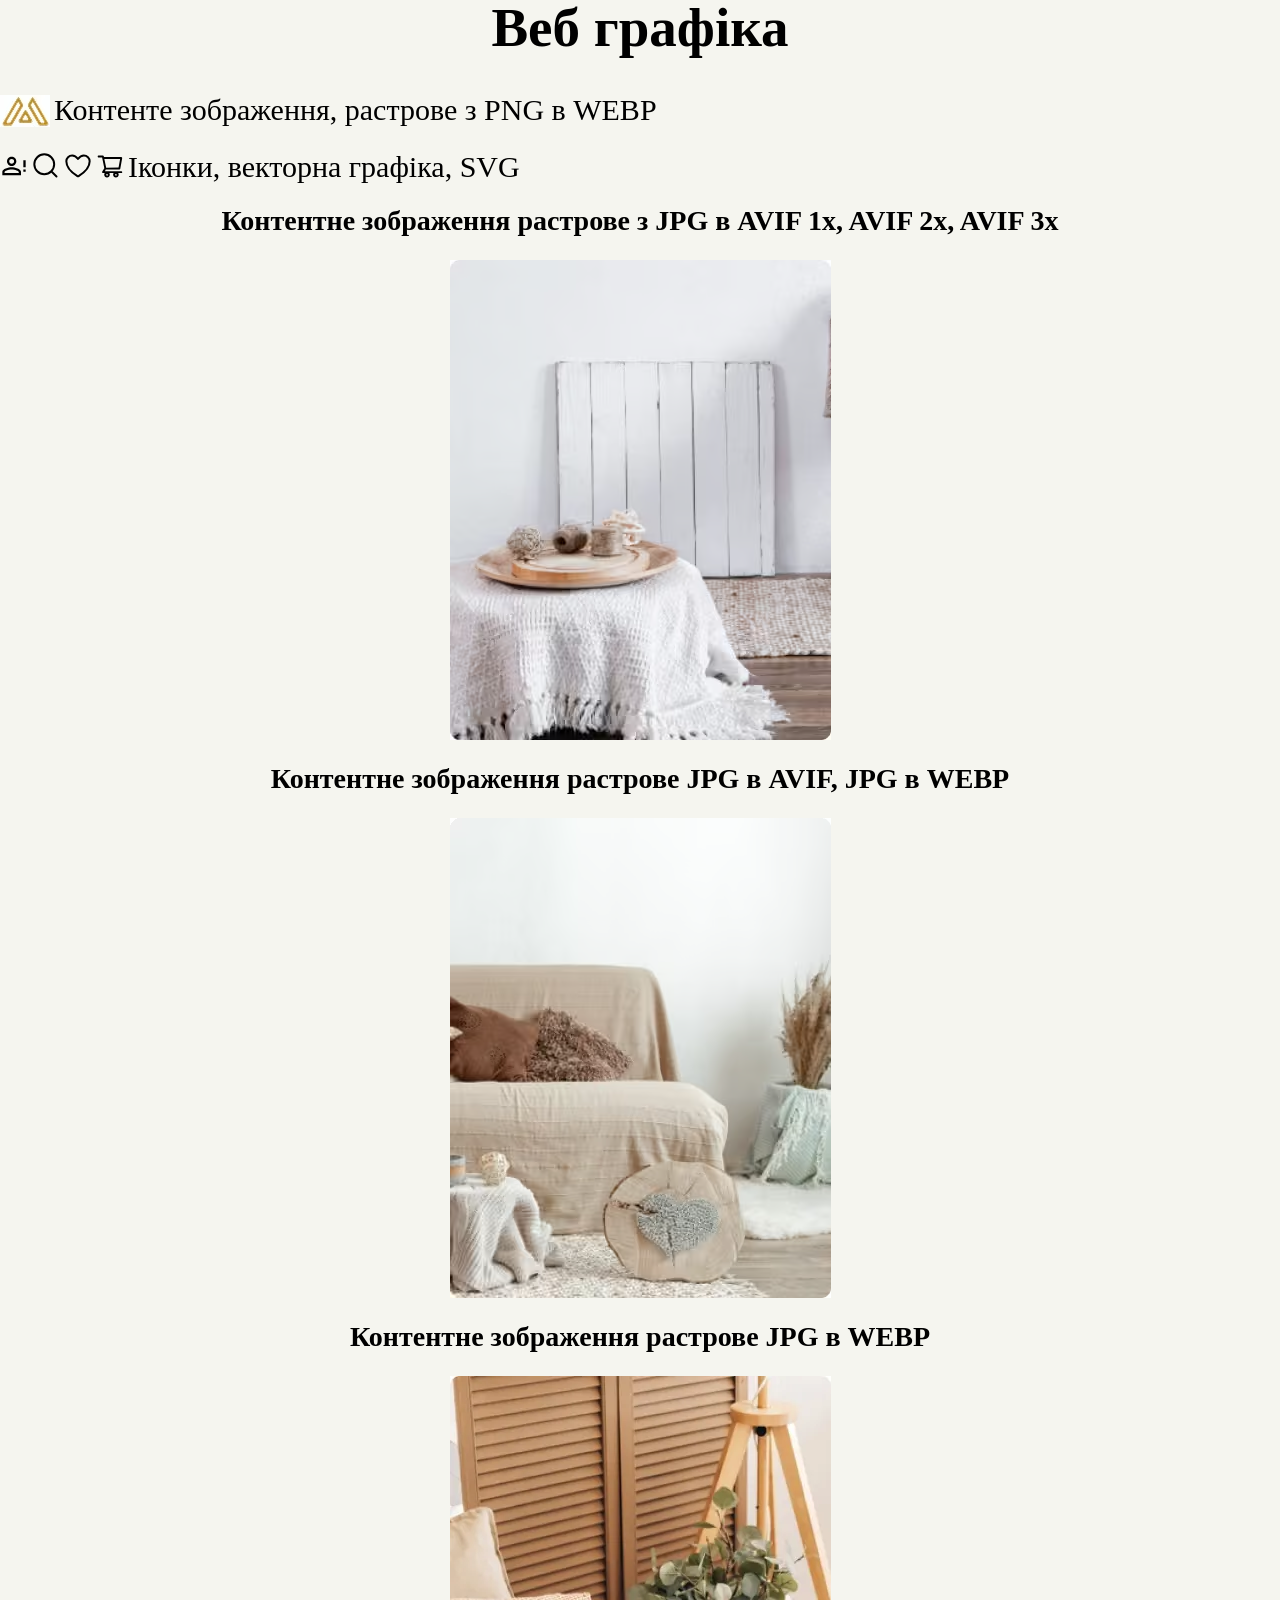
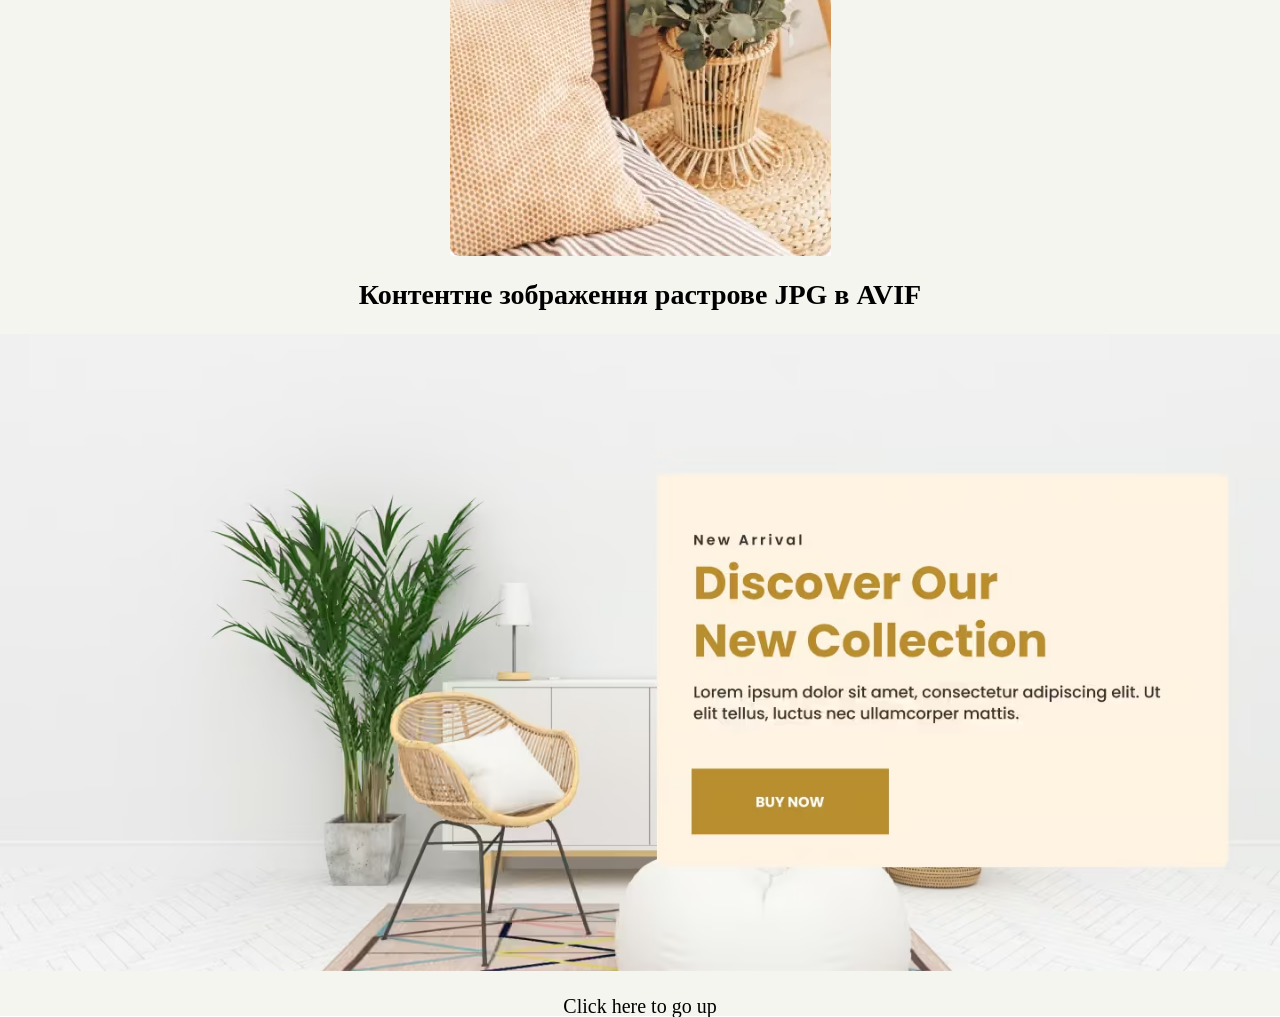
<file: index.html>
<!DOCTYPE html>
<html lang="zxx">

<head>
   <meta charset="UTF-8">
   <meta name="viewport" content="width=device-width, initial-scale=1.0">
   <link href="https://fonts.googleapis.com/css?family=Poppins:100,100italic,200,200italic,300,300italic,regular,italic,500,500italic,600,600italic,700,700italic,800,800italic,900,900italic" rel="stylesheet>
   <link rel="stylesheet" href="css/fonts.css">
   <link rel="stylesheet" href="css/reset.css">
   <link rel="stylesheet" href="css/style.css">
   <title>Lesson 8</title>
</head>

<body>
   <main class="page">

 <header>
   <div class="header-container">
      <h1 class="big-title title">Веб графіка</h1>
   </div></header>


   <div class="page-container">
      <div class="logo-container">
         <picture class="logo-image">
            <source srcset="img/logo.avif" type="image/avif">
            <img class="furniture-logo" src="img/Meubel House_Logos-05.png" alt="Logo">
         </picture>
         <span>Контенте зображення, растрове з PNG в WEBP</span>
         </div>
         <div class="icon-container">
            <img src="img/icon-1.svg" alt="acccount alert icon">
            <img src="img/icon-2.svg" alt="search icon">
            <img src="img/icon-3.svg" alt="heart icon">
            <img src="img/icon-4.svg" alt="shopping cart icon">
            <span>Іконки, векторна графіка, SVG</span>
         </div>
         <div class="dining-room">
            <p>Контентне зображення растрове  з JPG в AVIF 1x, AVIF 2x, AVIF 3x</p>
         <picture class="dining-picture">
				<source srcset="img/group.avif 1x, img/group-2x.avif 2x, img/group.avif 3x.avif 3x" type="image/avif">
				<img class="picture_image" src="img/group.jpg" alt="Image">
			</picture>
         </div>
         <div class="living-room">
            <p>Контентне зображення растрове JPG в AVIF, JPG в WEBP</p>
          <picture class="living-picture">
            <source srcset="img/living-room.avif" type="image/avif">
            <source srcset="img/living-room.webp" type="image/webp">
				<img class="picture_image" src="img/living-room.jpg" alt="Image of a living room">
			</picture>
         </div>
         <div class="bedroom">
            <p>Контентне зображення растрове JPG в WEBP</p>
            <img class="picture_image" src="img/bedroom.webp" alt="Bedroom design">
         </div>
         <div>
            <p>Контентне зображення растрове JPG в AVIF</p>
            <img class="big-living-room picture_image" src="img/design.avif" alt="Living room design">
         </div>


      </div>

   <footer>
      <a class="footer" href="#top">Click here to go up</a>
   </footer>
</main>
</body>

</html>
</file>
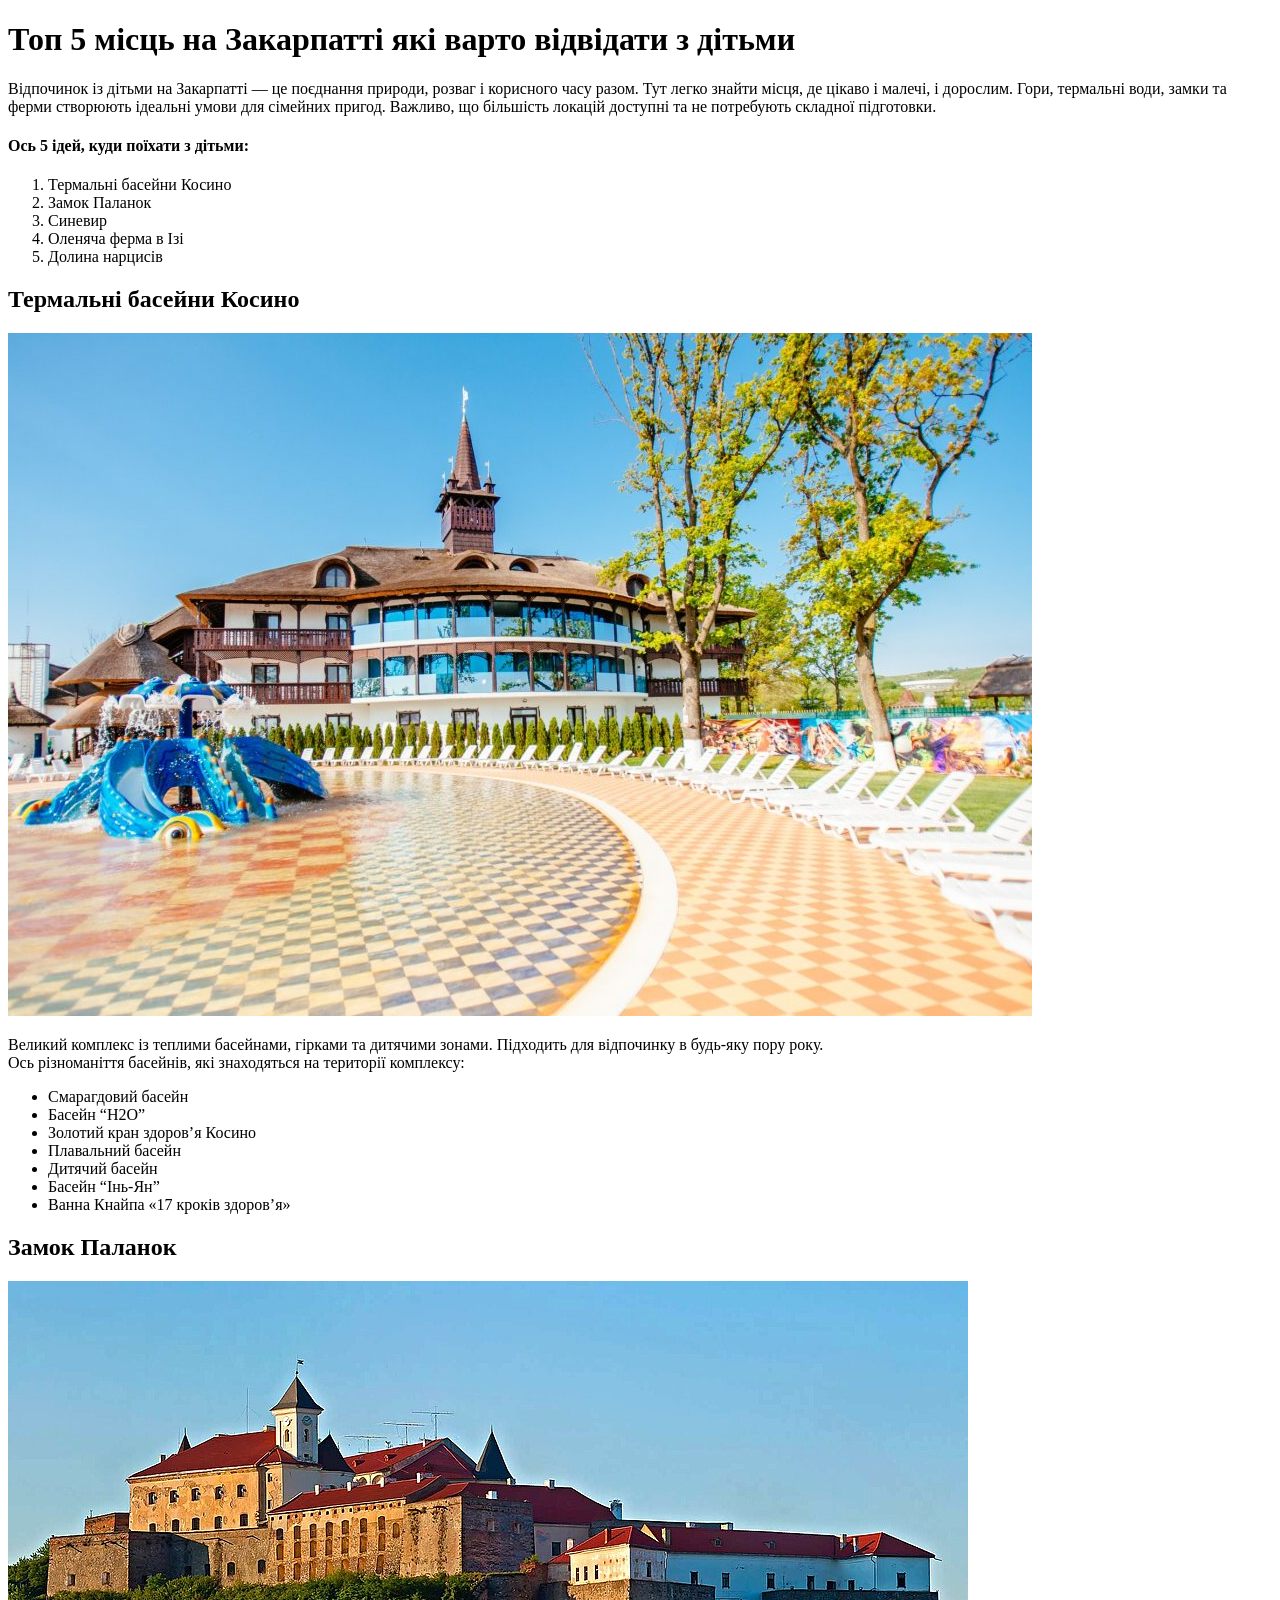
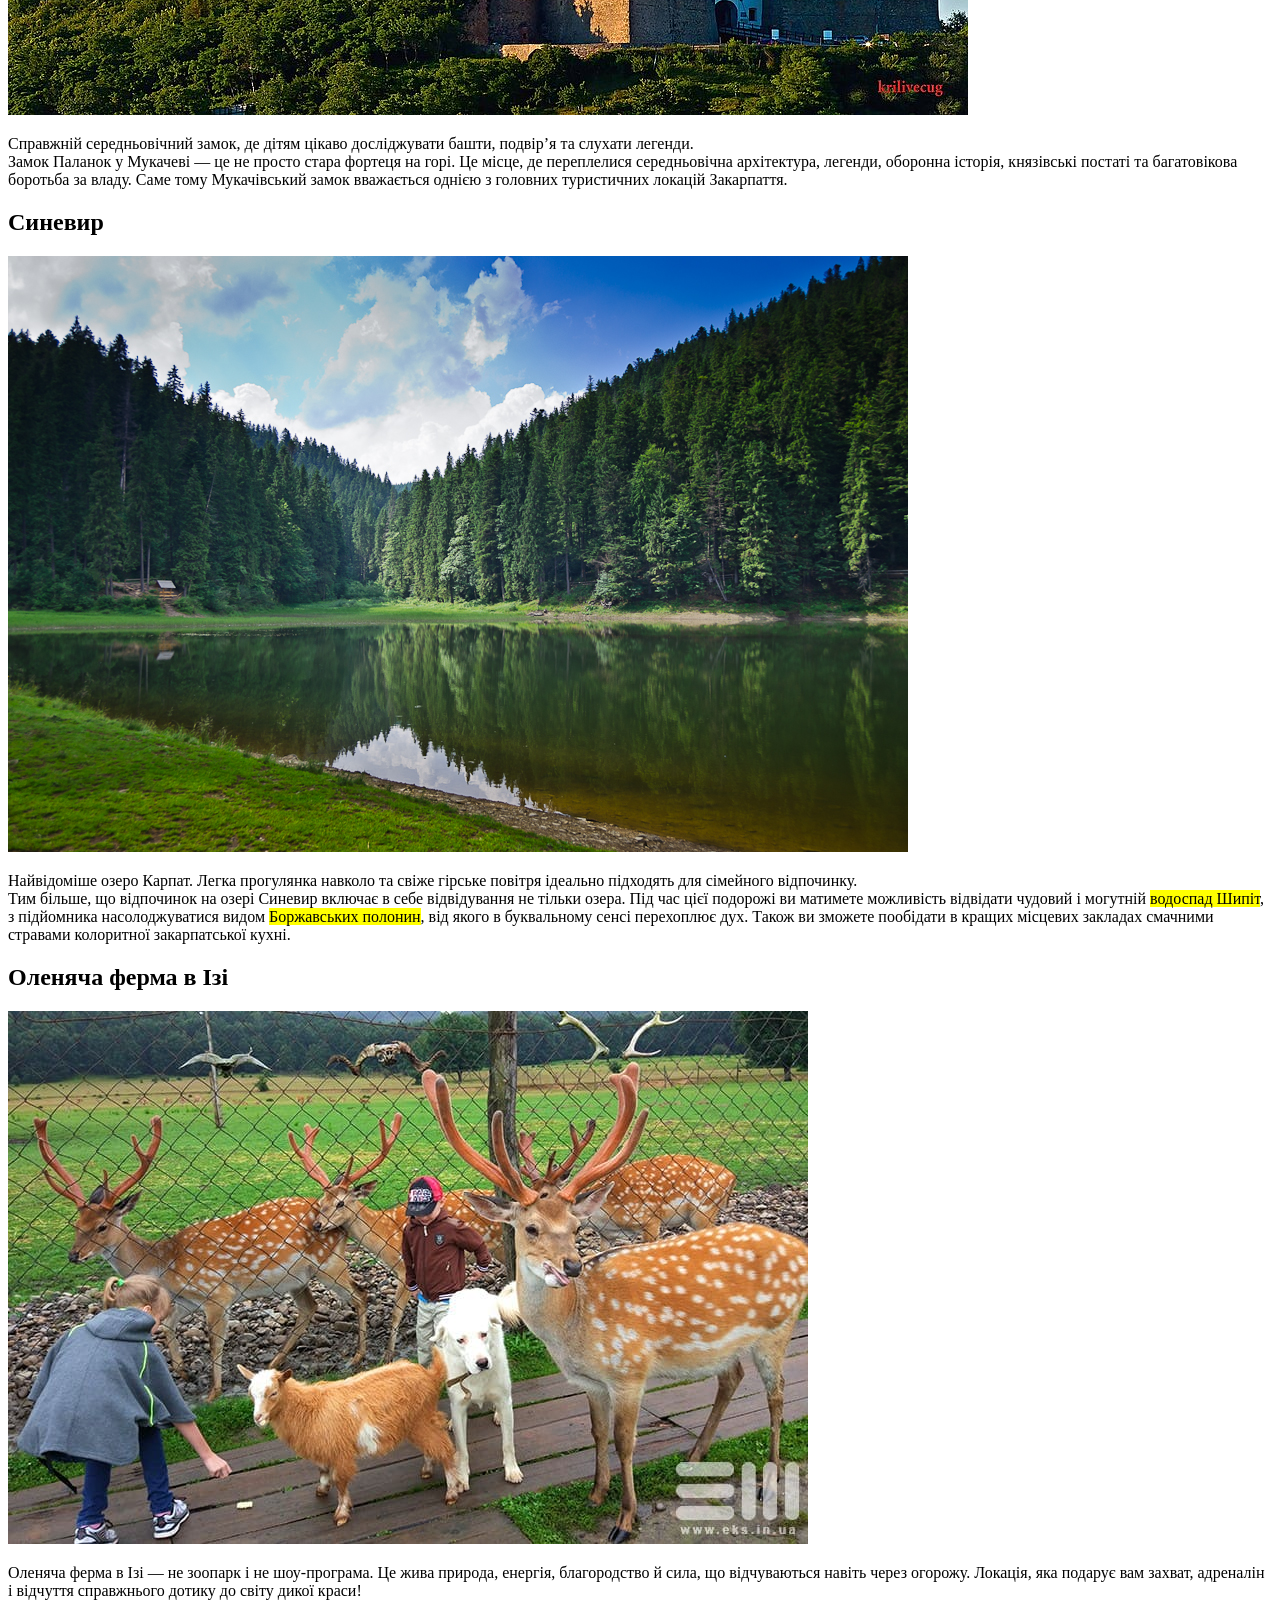
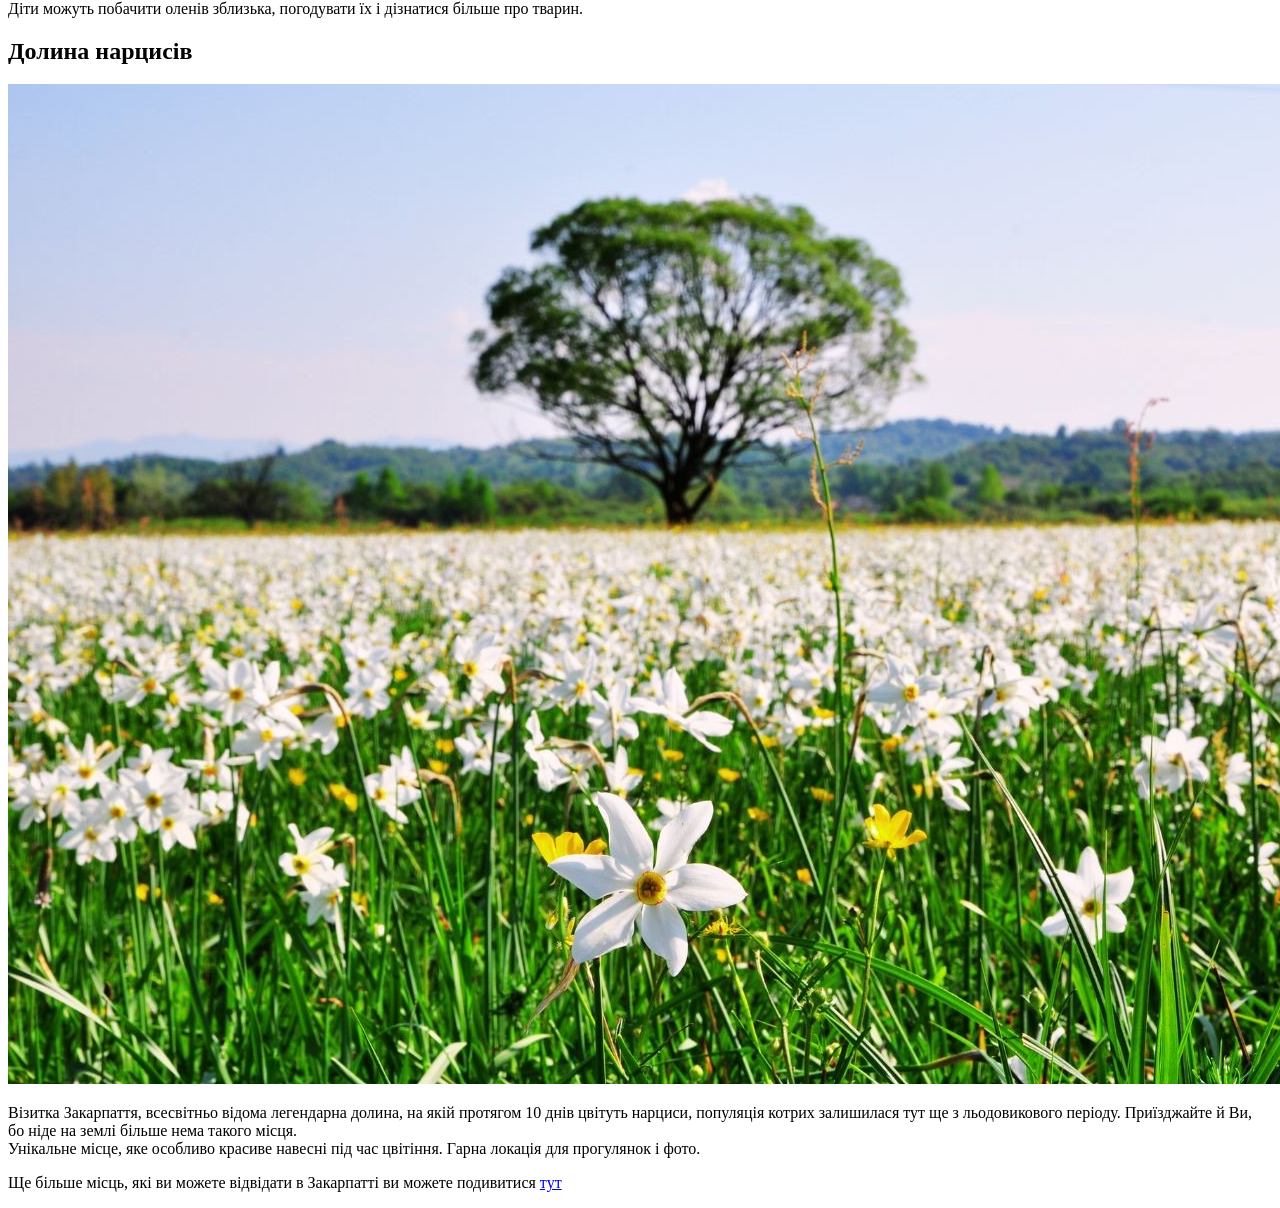
<file: lesson_2/index.html>
<!DOCTYPE html>
<html lang="uk">

<head>
   <meta charset="UTF-8">
   <meta name="viewport" content="width=device-width, initial-scale=1.0">
   <title>Курорти Закарпаття</title>
</head>

<body>
   <h1>Топ 5 місць на Закарпатті які варто відвідати з дітьми</h1>

   <p>
      Відпочинок із дітьми на Закарпатті — це поєднання природи, розваг і корисного часу разом. Тут легко знайти місця,
      де цікаво і малечі, і дорослим. Гори, термальні води, замки та ферми створюють ідеальні умови для сімейних пригод.
      Важливо, що більшість локацій доступні та не потребують складної підготовки.

   </p>


   <h4>Ось 5 ідей, куди поїхати з дітьми:</h4>

   <ol>
      <li> Термальні басейни Косино</li>
      <li>Замок Паланок</li>
      <li>Синевир</li>
      <li>Оленяча ферма в Ізі</li>
      <li>Долина нарцисів</li>
   </ol>
   <h2>Термальні басейни Косино</h2>
   <img src="img/дитбас.jpg" alt="дитячий басейн">
   <p>Великий комплекс із теплими басейнами, гірками та дитячими зонами. Підходить для відпочинку в будь-яку пору року.
      <br>Ось різноманіття басейнів, які знаходяться на території комплексу:
   </p>
   <ul>
      <li>Смарагдовий басейн</li>
      <li>Басейн “H2O”</li>
      <li>Золотий кран здоров’я Косино</li>
      <li>Плавальний басейн</li>
      <li>Дитячий басейн</li>
      <li>Басейн “Інь-Ян”</li>
      <li>Ванна Кнайпа «17 кроків здоров’я»</li>
   </ul>

   <h2>Замок Паланок</h2>
   <img src="img/Замок_Паланок.jpg" alt="Замок">
   <p>
      Справжній середньовічний замок, де дітям цікаво досліджувати башти, подвір’я та слухати легенди.
      <br>Замок Паланок у Мукачеві — це не просто стара фортеця на горі. Це місце, де переплелися середньовічна
      архітектура, легенди, оборонна історія, князівські постаті та багатовікова боротьба за владу. Саме тому
      Мукачівський замок вважається однією з головних туристичних локацій Закарпаття.
   </p>
   <h2>
      Синевир
   </h2>
   <img src="img/Простори_Синевиру.jpg" alt="Озеро">
   <p>
      Найвідоміше озеро Карпат. Легка прогулянка навколо та свіже гірське повітря ідеально підходять для сімейного
      відпочинку. <br> Тим більше, що відпочинок на озері Синевир включає в себе відвідування не тільки озера. Під час
      цієї подорожі ви матимете можливість відвідати чудовий і могутній <mark>водоспад Шипіт</mark>, з підйомника
      насолоджуватися видом <mark>Боржавських полонин</mark>, від якого в буквальному сенсі перехоплює дух. Також ви
      зможете пообідати в кращих місцевих закладах смачними стравами колоритної закарпатської кухні.
   </p>

   <h2>
      Оленяча ферма в Ізі
   </h2>
   <img src="img/ферма.jpg" alt="Ферма">
   <p>
      Оленяча ферма в Ізі — не зоопарк і не шоу-програма. Це жива природа, енергія, благородство й сила, що відчуваються
      навіть через огорожу. Локація, яка подарує вам захват, адреналін і відчуття справжнього дотику до світу дикої
      краси! <br>Діти можуть побачити оленів зблизька, погодувати їх і дізнатися більше про тварин.
   </p>
   <h2>
      Долина нарцисів
   </h2>
   <img src="img/nartsysy-1.jpg" alt="Нарциси">
   <p>
      Візитка Закарпаття, всесвітньо відома легендарна долина, на якій протягом 10 днів цвітуть нарциси, популяція
      котрих залишилася тут ще з льодовикового періоду. Приїзджайте й Ви, бо ніде на землі більше нема такого місця.
      <br>Унікальне місце, яке особливо красиве навесні під час цвітіння. Гарна локація для прогулянок і фото.
   </p>
   <p>
      Ще більше місць, які ви можете відвідати в Закарпатті ви можете подивитися
      <a href="https://kiyavia.com/turizm-v-ukraini/chto-posmotret-v-zakarpatie-top-15-mest">тут</a>
   </p>
</body>

</html>
</file>
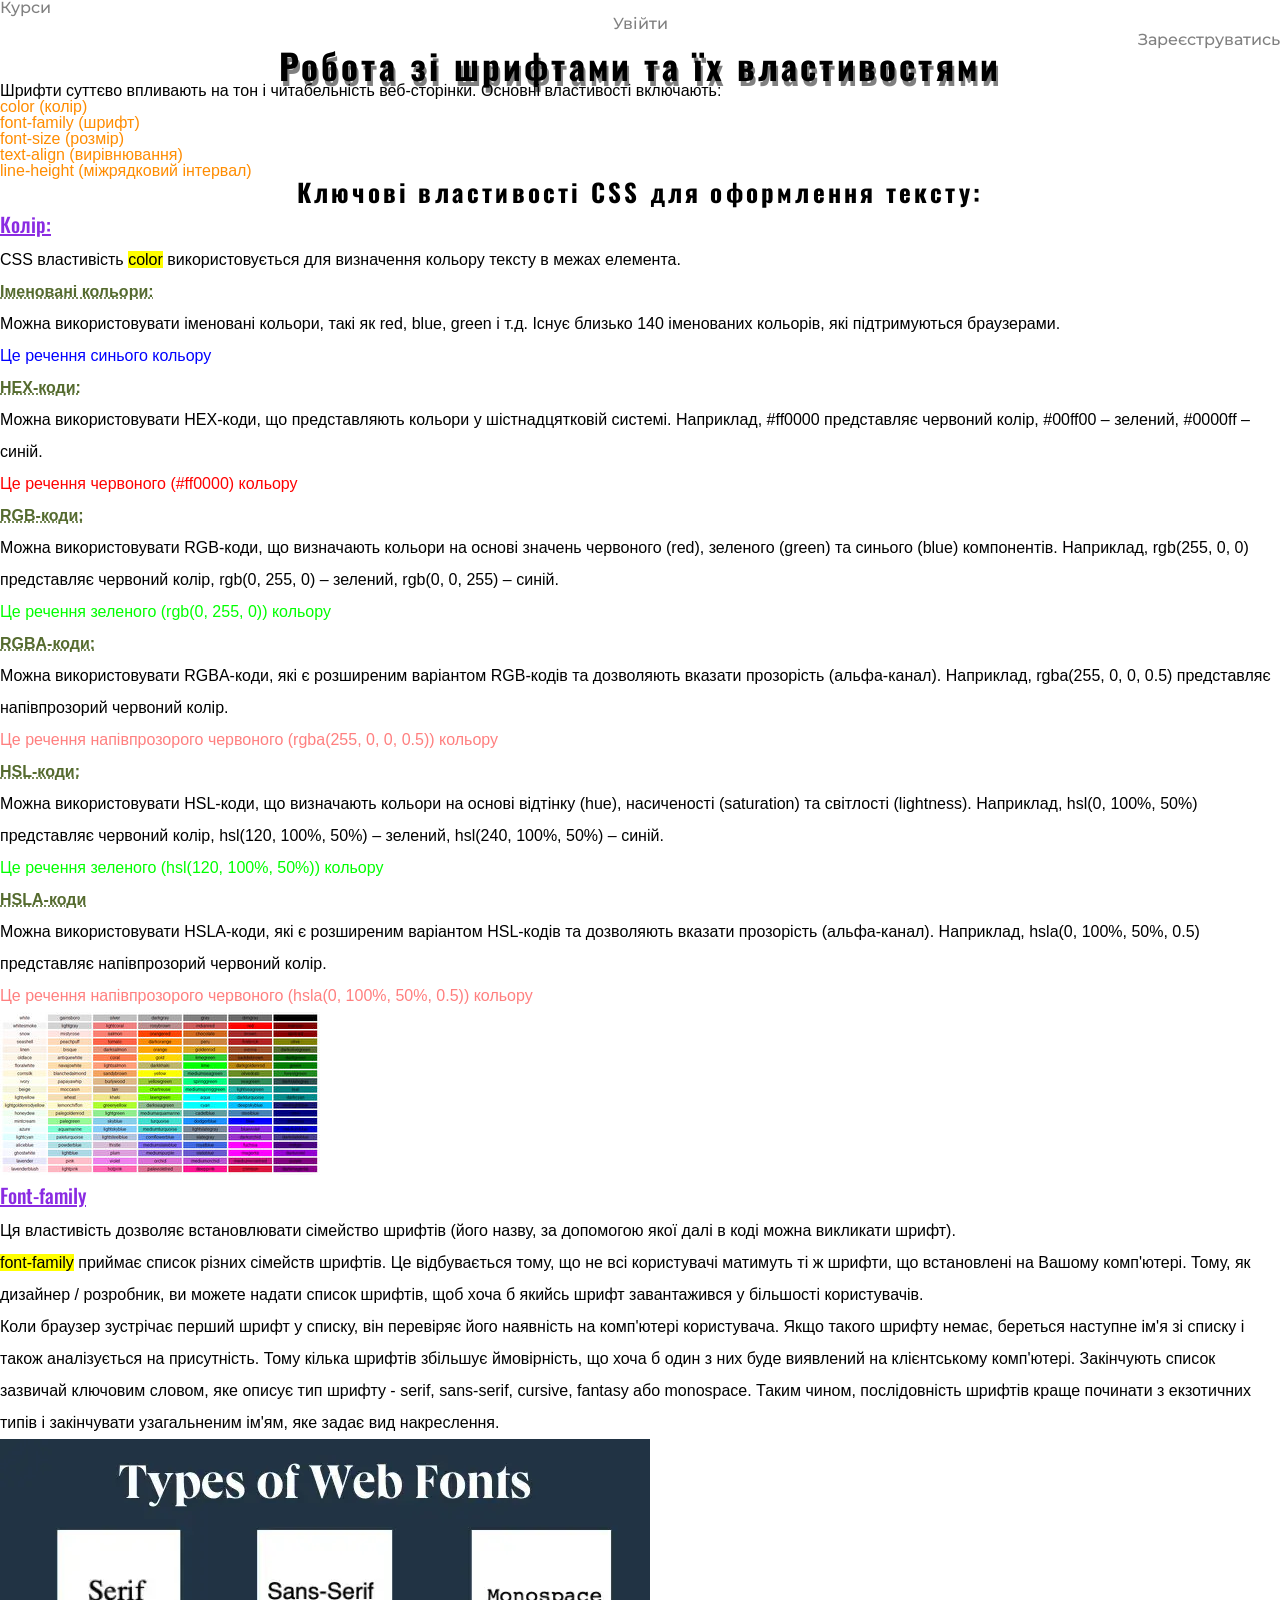
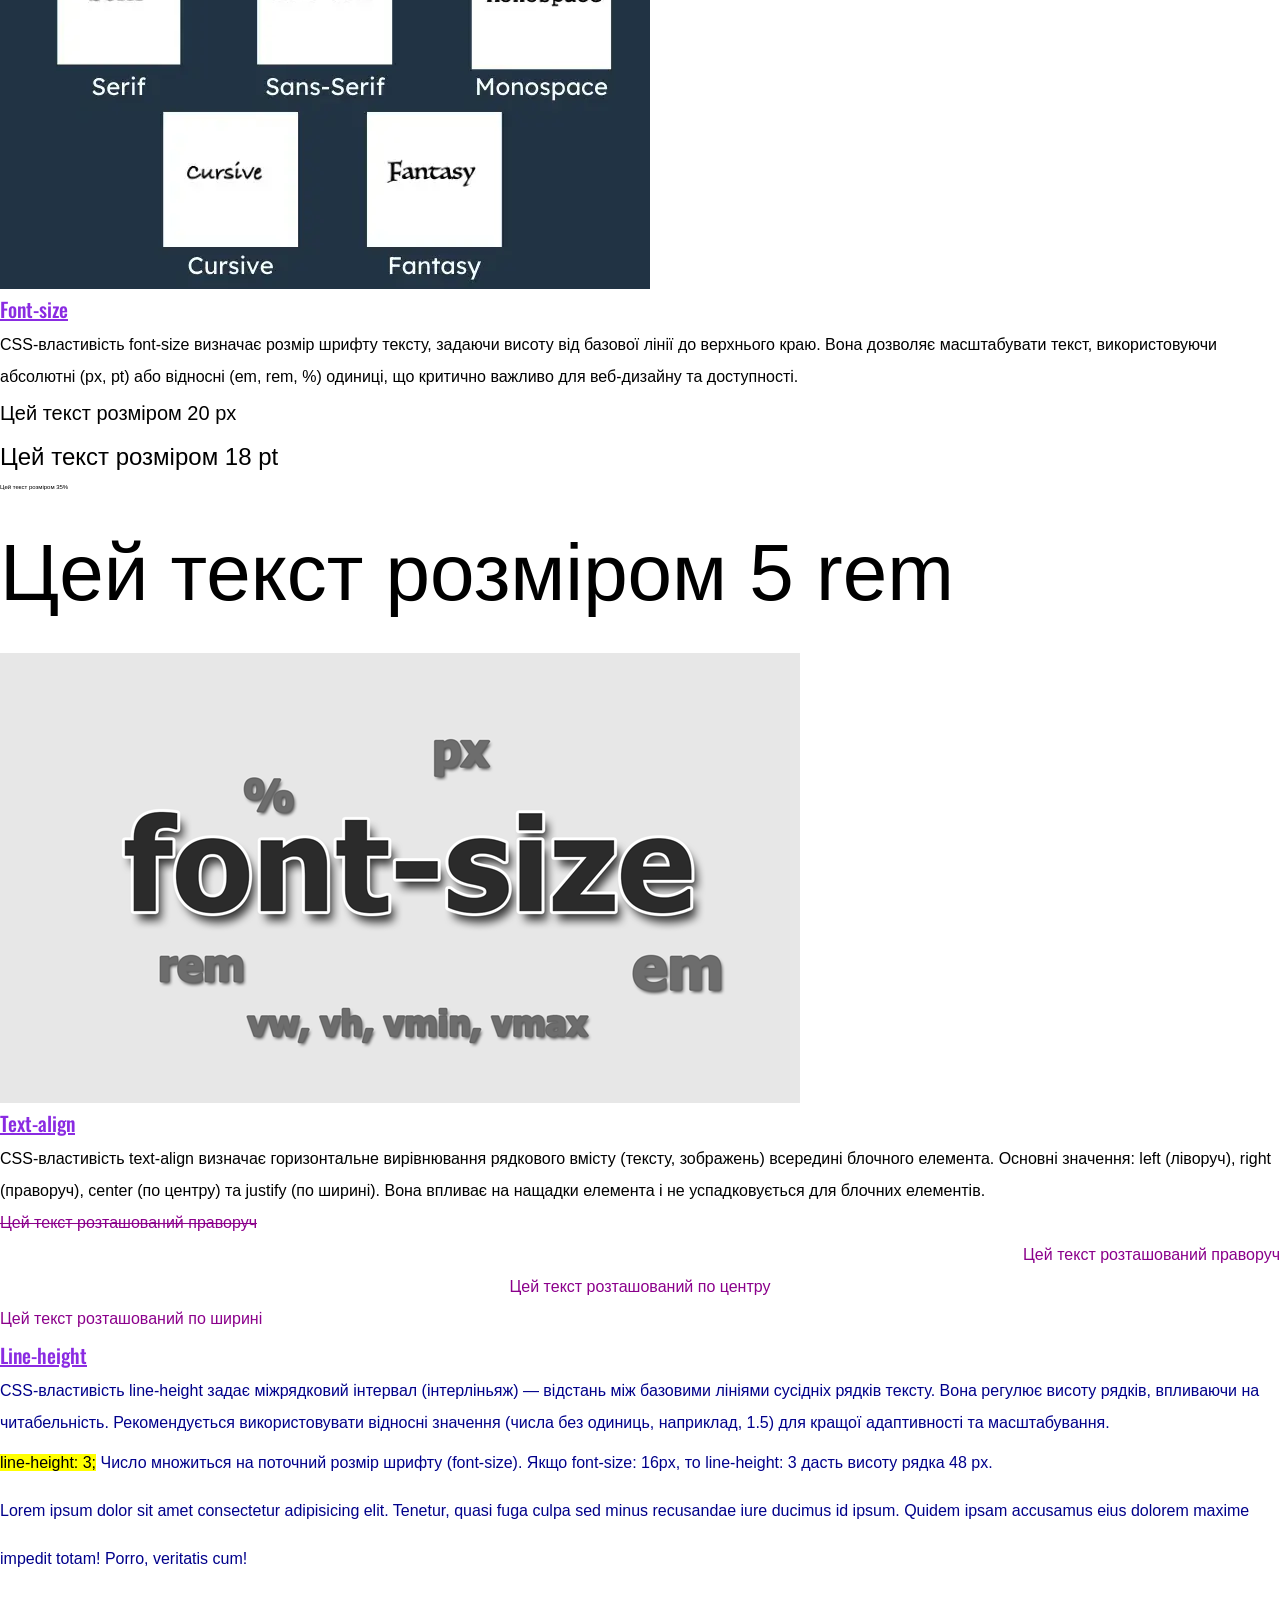
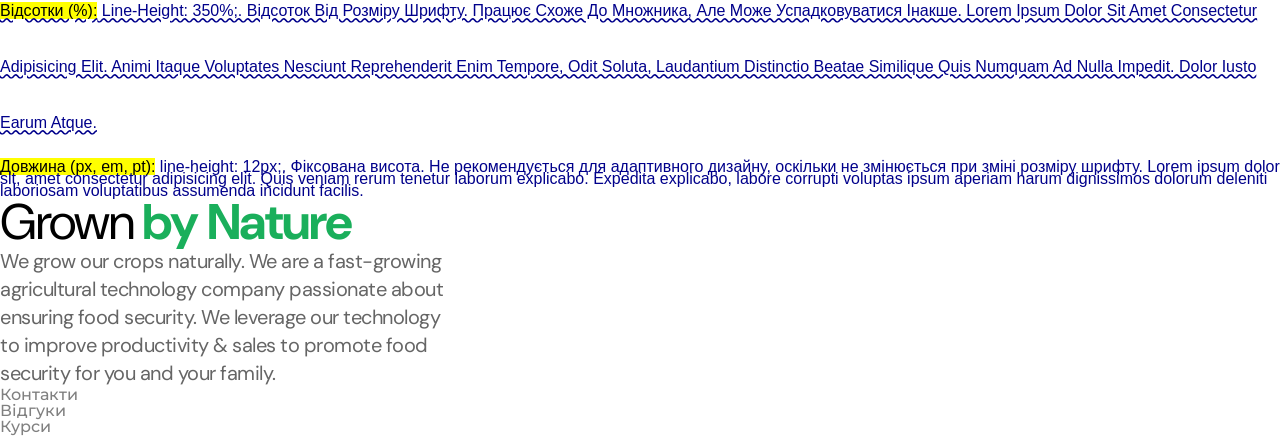
<file: lesson_4/index.html>
<!DOCTYPE html>
<html lang="zxx">

<head>
   <meta charset="UTF-8">
   <meta name="viewport" content="width=device-width, initial-scale=1.0">
   <link href="https://fonts.googleapis.com/css?family=Montserrat:regular,500" rel="stylesheet" />
   <link href="https://fonts.googleapis.com/css?family=Oswald:regular,500,700" rel="stylesheet" />
   <link href="https://fonts.googleapis.com/css?family=DM+Sans:regular,700" rel="stylesheet" />
   <link rel="stylesheet" href="css/fonts.css">
   <link rel="stylesheet" href="css/reset.css">
   <link rel="stylesheet" href="css/style.css">
   <title>Урок 4</title>
</head>

<body>
  <header class="header">
   <p class="header-list-1">Курси</p>
   <p class="header-list-2">Увійти</p>
   <p class="header-list-3">Зареєструватись</p>  
  </header>

  <main class="page">
   <div class="hero">
      <h1 class="big-title title">
         Робота зі шрифтами та їх властивостями
      </h1>
   </div>

   <div class="first-section"> 
    <p>
      Шрифти суттєво впливають на тон і читабельність веб-сторінки. Основні властивості включають:
    </p>
     <ul class="properties">
       <li class="item"><a href="#color-property">color (колір)</a></li>
       <li class="item"><a href="#font-family-property">font-family (шрифт)</a></li>    
       <li class="item"><a href="#font-size-property">font-size (розмір)</a></li>
       <li class="item"><a href="#text-align-property">text-align (вирівнювання)</a></li>     
       <li class="item"><a href="#line-height-property">line-height (міжрядковий інтервал)</a></li>
     </ul>
   </div>

   <div class="second-section">
      <h2 class="title">
         Ключові властивості CSS для оформлення тексту:
      </h2>
      <div class="properties-detail">
         <div class="color-box text">
            <h3 id="color-property" class="property-name">Колір:</h3>
         <p>
            CSS властивість <mark>color</mark> використовується для визначення кольору тексту в межах елемента.
         </p>
            <ul class="color-property-menu">
               <li>
               <span class="color-item color-name">Іменовані кольори:</span>
                <p>Можна використовувати іменовані кольори, такі як red, blue, green і т.д. Існує близько 140 іменованих кольорів, які підтримуються браузерами.</p>
               <p class="blue-text">Це речення синього кольору</p>
               </li>
               <li>
               <span class="color-item">HEX-коди:</span>
                <p>Можна використовувати HEX-коди, що представляють кольори у шістнадцятковій системі. Наприклад, #ff0000 представляє червоний колір, #00ff00 – зелений, #0000ff – синій.</p>
               <p class="red-text">Це речення червоного (#ff0000) кольору</p>
               </li> 
               
               <li>
               <span class="color-item">RGB-коди:</span>
                <p>Можна використовувати RGB-коди, що визначають кольори на основі значень червоного (red), зеленого (green) та синього (blue) компонентів. Наприклад, rgb(255, 0, 0) представляє червоний колір, rgb(0, 255, 0) – зелений, rgb(0, 0, 255) – синій.</p>
               <p class="green-text">Це речення зеленого (rgb(0, 255, 0)) кольору</p>
               </li>
               
               <li>
                <span class="color-item">RGBA-коди:</span>
               <p>Можна використовувати RGBA-коди, які є розширеним варіантом RGB-кодів та дозволяють вказати прозорість (альфа-канал). Наприклад, rgba(255, 0, 0, 0.5) представляє напівпрозорий червоний колір.</p>
               <p class="semitransparent-red">Це речення напівпрозорого червоного  (rgba(255, 0, 0, 0.5)) кольору</p>
               </li>
               
               <li>
               <span class="color-item text">HSL-коди:</span>
               <p>Можна використовувати HSL-коди, що визначають кольори на основі відтінку (hue), насиченості (saturation) та світлості (lightness). Наприклад, hsl(0, 100%, 50%) представляє червоний колір, hsl(120, 100%, 50%) – зелений, hsl(240, 100%, 50%) – синій.</p>
               <p class="another-green-text">Це речення зеленого (hsl(120, 100%, 50%)) кольору</p>
               </li>

               <li>
               <span class="color-item">HSLA-коди</span>
               <p>Можна використовувати HSLA-коди, які є розширеним варіантом HSL-кодів та дозволяють вказати прозорість (альфа-канал). Наприклад, hsla(0, 100%, 50%, 0.5) представляє напівпрозорий червоний колір.</p>
               <p class="another-semitransparent-text">Це речення напівпрозорого червоного (hsla(0, 100%, 50%, 0.5)) кольору</p>
            </li>
             </ul>
         <img src="img/colors-screenshot.jpg" alt="css colors">
         </div>

         <div class="font-family-box text">
          <h3 id="font-family-property" class="property-name">Font-family</h3>  
            <p>Ця властивість дозволяє встановлювати сімейство шрифтів (його назву, за допомогою якої далі в коді можна викликати шрифт). <br> <mark>font-family</mark> приймає список різних сімейств шрифтів. Це відбувається тому, що не всі користувачі матимуть ті ж шрифти, що встановлені на Вашому комп'ютері. Тому, як дизайнер / розробник, ви можете надати список шрифтів, щоб хоча б якийсь шрифт завантажився у більшості користувачів.
            </p> 
            <p>
               Коли браузер зустрічає перший шрифт у списку, він перевіряє його наявність на комп'ютері користувача. Якщо такого шрифту немає, береться наступне ім'я зі списку і також аналізується на присутність. Тому кілька шрифтів збільшує ймовірність, що хоча б один з них буде виявлений на клієнтському комп'ютері. Закінчують список зазвичай ключовим словом, яке описує тип шрифту - serif, sans-serif, cursive, fantasy або monospace. Таким чином, послідовність шрифтів краще починати з екзотичних типів і закінчувати узагальненим ім'ям, яке задає вид накреслення.
            </p>
            <img src="img/web-safe-html-css-fonts-1-20241216-7934152.jpeg" alt="types of web fonts">
         </div>

         <div class="font-size-box text">
            <h3 id="font-size-property" class="property-name">Font-size</h3>
            <p>
               CSS-властивість font-size визначає розмір шрифту тексту, задаючи висоту від базової лінії до верхнього краю. Вона дозволяє масштабувати текст, використовуючи абсолютні (px, pt) або відносні (em, rem, %) одиниці, що критично важливо для веб-дизайну та доступності.
            </p>
            <p class="text-px">
               Цей текст розміром 20 px
            </p>
            <p class="text-pt">
               Цей текст розміром 18 pt
            </p>
            <p class="text-percent">
               Цей текст розміром 35%
            </p>
            <p class="text-rem">
               Цей текст розміром 5 rem
            </p>
            <img src="img/font-size_different-units_thumb.png" alt="Font size picture">
         </div>

         <div class="text-align-box text">
            <h3 id="text-align-property" class="property-name">Text-align</h3>
            <p>
               CSS-властивість text-align визначає горизонтальне вирівнювання рядкового вмісту (тексту, зображень) всередині блочного елемента. Основні значення: left (ліворуч), right (праворуч), center (по центру) та justify (по ширині). Вона впливає на нащадки елемента і не успадковується для блочних елементів. 
            </p>
            <div class="align">
            <p class="text-left">
               Цей текст розташований праворуч
            </p>
            <p class="text-right">
               Цей текст розташований праворуч
            </p>
            <p class="text-center">
               Цей текст розташований по центру
            </p>
            <p class="text-justify">
               Цей текст розташований по ширині
            </p>
            </div>
         </div>

         <div class="line-height-box text">
            <h3 id="line-height-property" class="property-name">Line-height</h3>
            <p>
               CSS-властивість line-height задає міжрядковий інтервал (інтерліньяж) — відстань між базовими лініями сусідніх рядків тексту. Вона регулює висоту рядків, впливаючи на читабельність. Рекомендується використовувати відносні значення (числа без одиниць, наприклад, 1.5) для кращої адаптивності та масштабування.
            </p>
            <ul class="line-height-menu">
               <li class="line-height-item">
            <p class="fz-multiply-lh word-space">
               <mark>line-height: 3;</mark>  Число множиться на поточний розмір шрифту (font-size). Якщо font-size: 16px, то line-height: 3 дасть висоту рядка 48 px. <br>Lorem ipsum dolor sit amet consectetur adipisicing elit. Tenetur, quasi fuga culpa sed minus recusandae iure ducimus id ipsum. Quidem ipsam accusamus eius dolorem maxime impedit totam! Porro, veritatis cum!
            </p>
            </li>
            <li class="line-height-item">
               <p class="line-height-percent capital-letters">
                  <mark>Відсотки (%):</mark> line-height: 350%;. Відсоток від розміру шрифту. Працює схоже до множника, але може успадковуватися інакше. Lorem ipsum dolor sit amet consectetur adipisicing elit. Animi itaque voluptates nesciunt reprehenderit enim tempore, odit soluta, laudantium distinctio beatae similique quis numquam ad nulla impedit. Dolor iusto earum atque.
               </p>
            </li>
             <li class="line-height-item">
               <p class="length">
                  <mark>Довжина (px, em, pt):</mark> line-height: 12px;. Фіксована висота. Не рекомендується для адаптивного дизайну, оскільки не змінюється при зміні розміру шрифту. Lorem ipsum dolor sit, amet consectetur adipisicing elit. Quis veniam rerum tenetur laborum explicabo. Expedita explicabo, labore corrupti voluptas ipsum aperiam harum dignissimos dolorum deleniti laboriosam voluptatibus assumenda incidunt facilis.
               </p>
             </li>
            </ul>
         </div>
      </div>
  </main>
<div class="agrolink">
<h4 class="agrolink-title"><span class="thin-word">Grown</span> <span class="thick-word">by Nature</span></h4> 
  <p class="article">We grow our crops naturally. We are a fast-growing <br> agricultural technology company passionate about <br>ensuring food security. We leverage our technology <br> to improve productivity & sales to promote food <br>security for you and your family.</p> 
  </div>

  <footer class="footer">
   <p>Контакти</p> 
   <p>Відгуки</p>
   <p>Курси</p>
   </footer>
</body>

</html>
</file>
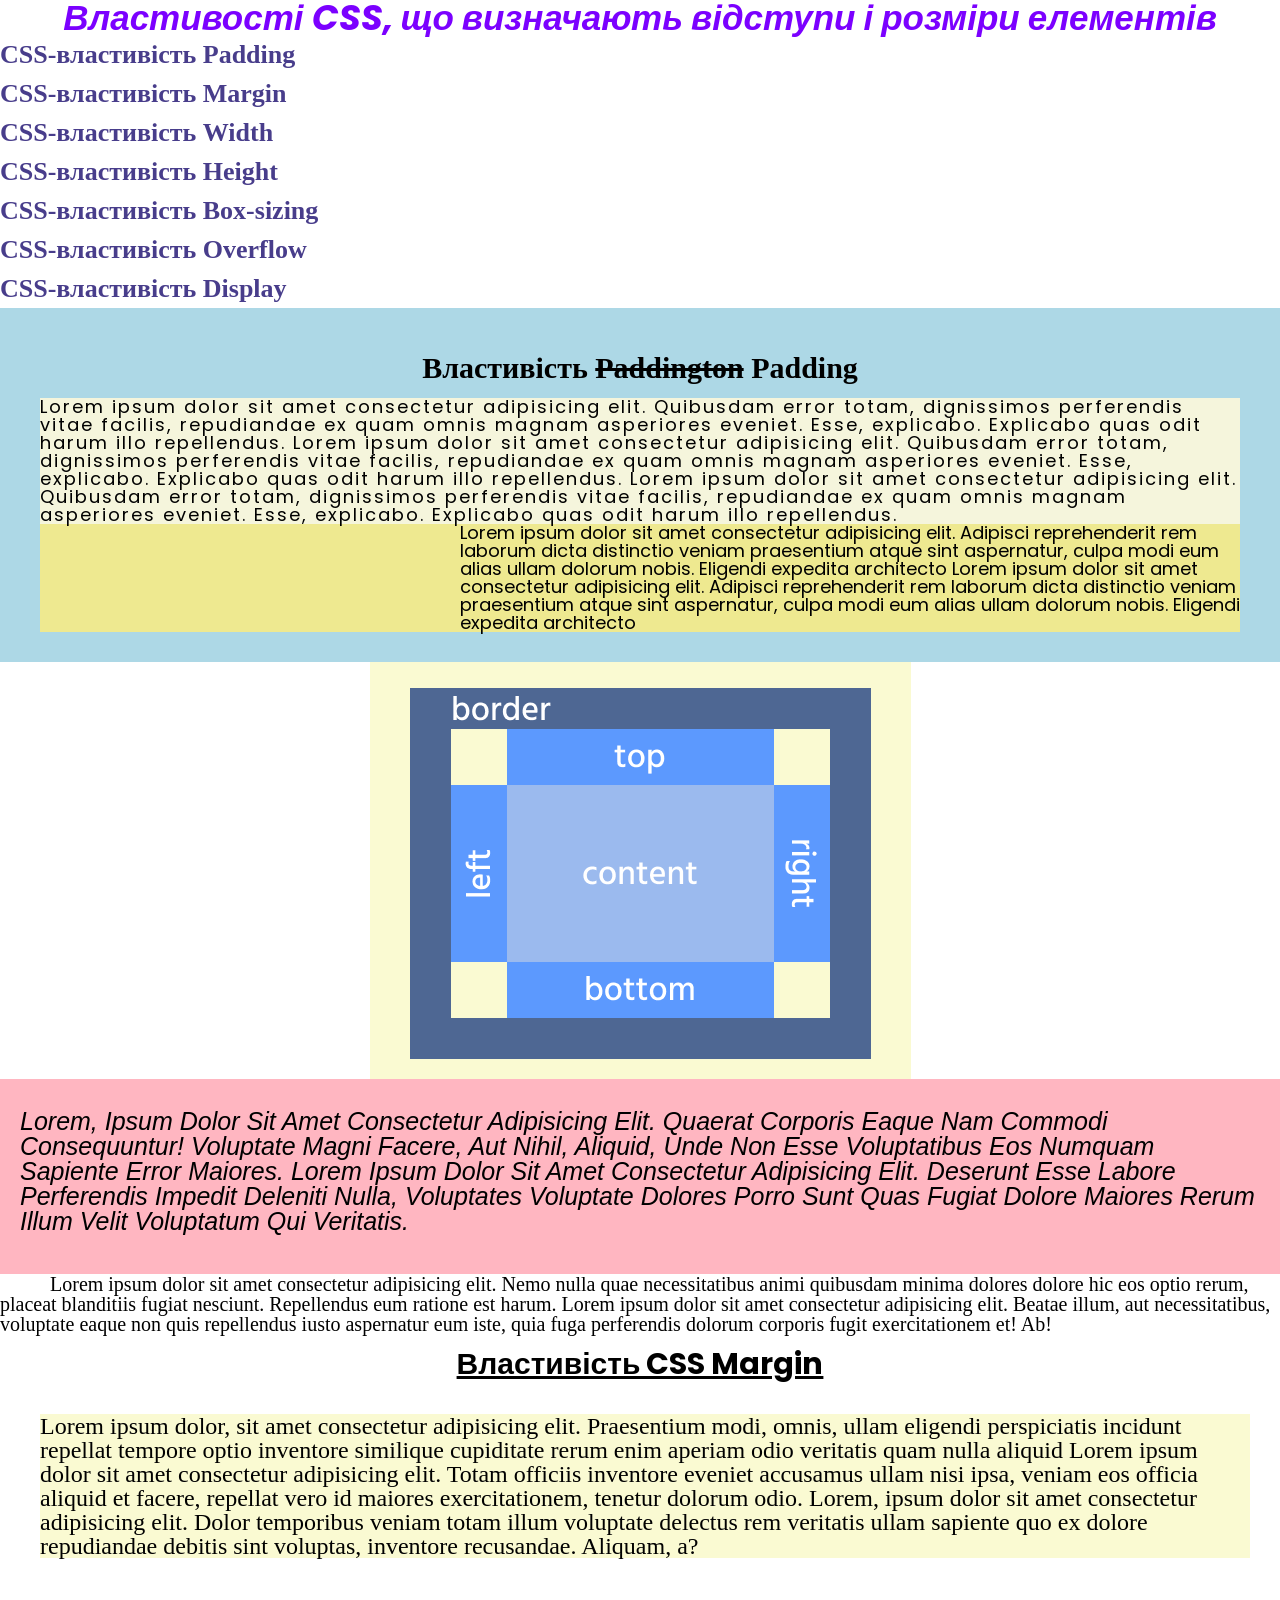
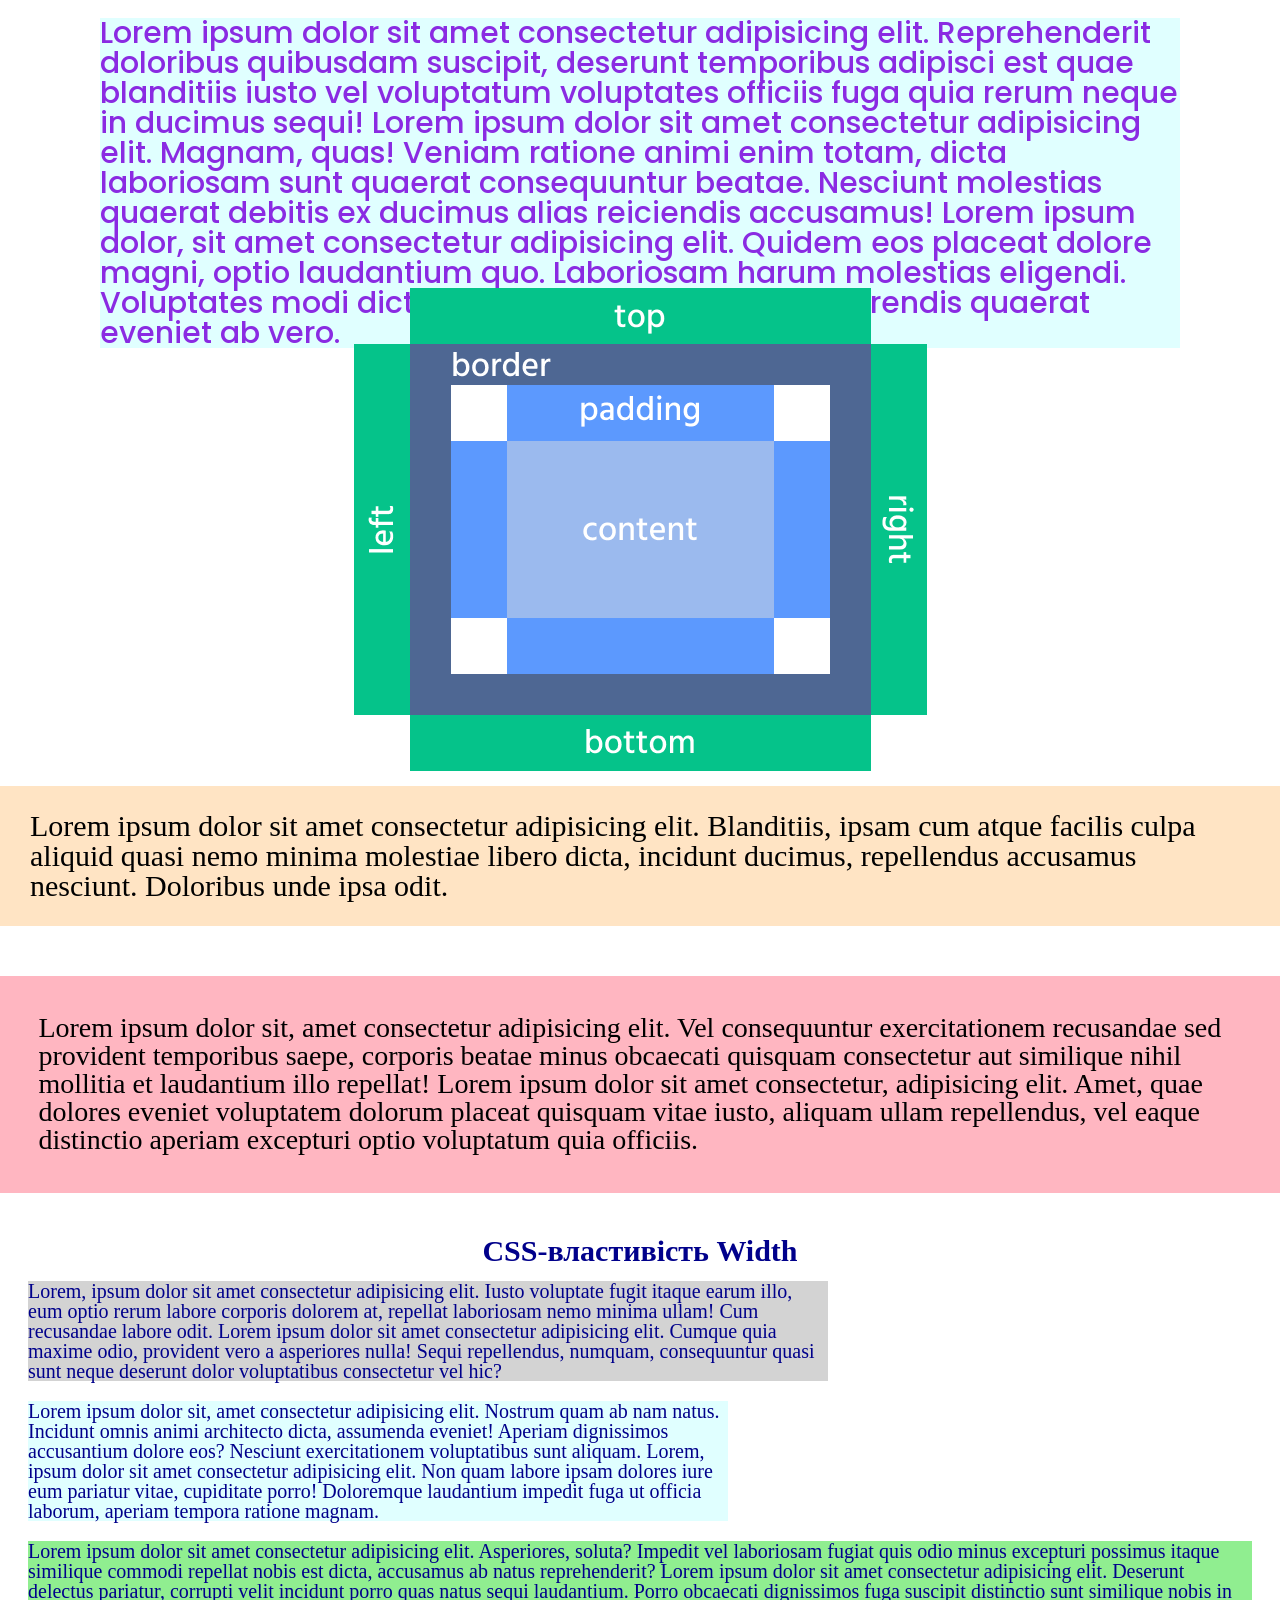
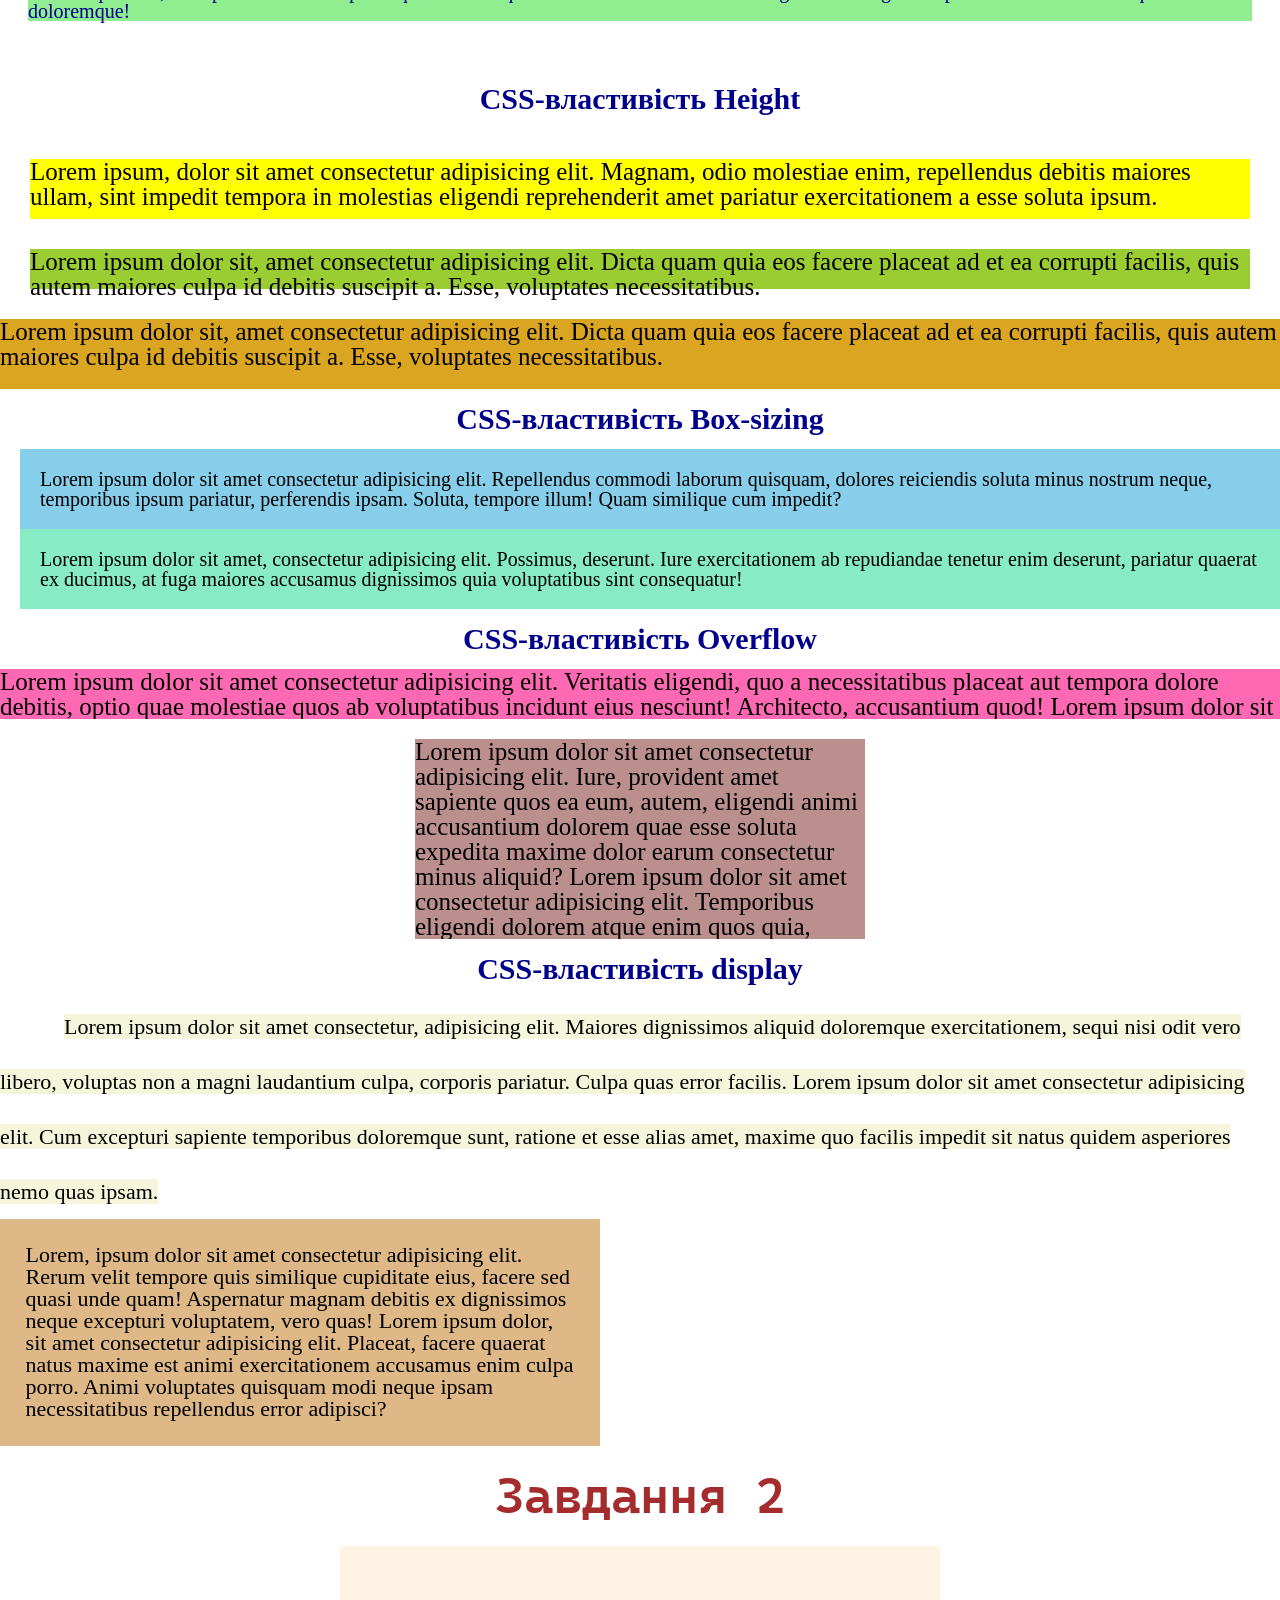
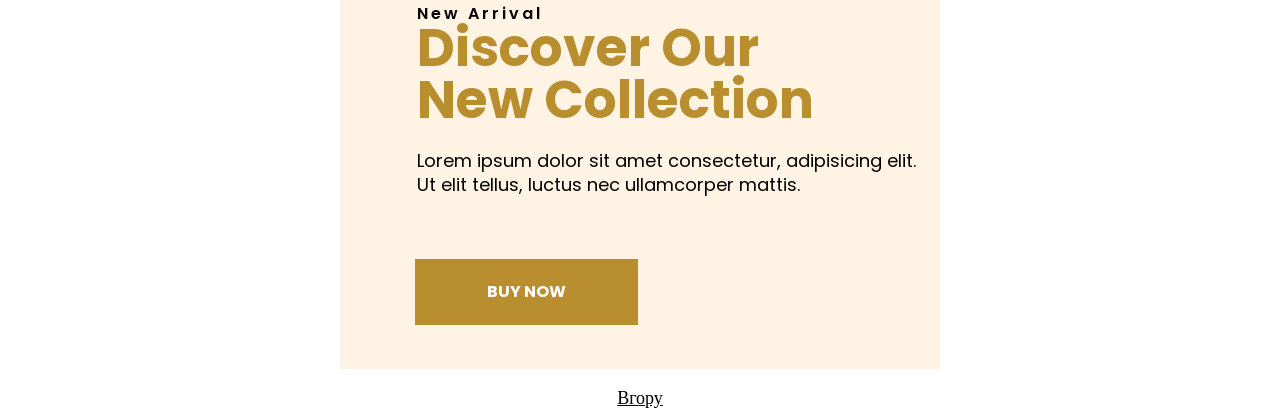
<file: lesson_5/index.html>
<!DOCTYPE html>
<html lang="zxx">

<head>
   <meta charset="UTF-8">
   <meta name="viewport" content="width=device-width, initial-scale=1.0">
   <link href="https://fonts.googleapis.com/css?family=Cascadia+Code:200,300,regular,500,600,700,200italic,300italic,italic,500italic,600italic,700italic" rel="stylesheet">
   <link href="https://fonts.googleapis.com/css?family=Poppins:500,500italic,600,600italic,700,700italic" rel="stylesheet">
   <link rel="stylesheet" href="css/fonts.css">
   <link rel="stylesheet" href="css/reset.css">
   <link rel="stylesheet" href="css/style.css">
   <title>Урок 5</title>
</head>

<body>
   <header id="top">
      <h1>Властивості CSS, що визначають відступи і розміри елементів</h1>
         <div>
            <ul class="list">
               <li class="item"><a href="#padd">CSS-властивість Padding</a></li>
               <li class="item"><a href="#marg">CSS-властивість Margin</a></li>
               <li class="item"><a href="#widt">CSS-властивість Width</a></li>
               <li class="item"><a href="#heig">CSS-властивість Height</a></li>
               <li class="item"><a href="#box">CSS-властивість Box-sizing</a></li>
               <li class="item"><a href="#over">CSS-властивість Overflow</a></li>
               <li class="item"><a href="#disp">CSS-властивість Display</a></li>
            </ul>
         </div>
   </header>

   <div class="block">
      <h2 class="property" id=padd>Властивість <span class="cross-title">Paddington</span> Padding</h2>
         <p class="text">
         Lorem ipsum dolor sit amet consectetur adipisicing elit. Quibusdam error totam, dignissimos perferendis vitae facilis, repudiandae ex quam omnis magnam asperiores eveniet. Esse, explicabo. Explicabo quas odit harum illo repellendus.
         Lorem ipsum dolor sit amet consectetur adipisicing elit. Quibusdam error totam, dignissimos perferendis vitae facilis, repudiandae ex quam omnis magnam asperiores eveniet. Esse, explicabo. Explicabo quas odit harum illo repellendus.
         Lorem ipsum dolor sit amet consectetur adipisicing elit. Quibusdam error totam, dignissimos perferendis vitae facilis, repudiandae ex quam omnis magnam asperiores eveniet. Esse, explicabo. Explicabo quas odit harum illo repellendus.
         </p>
         <p class="text-1">
         Lorem ipsum dolor sit amet consectetur adipisicing elit. Adipisci reprehenderit rem laborum dicta distinctio veniam praesentium atque sint aspernatur, culpa modi eum alias ullam dolorum nobis. Eligendi expedita architecto Lorem ipsum dolor sit amet consectetur adipisicing elit. Adipisci reprehenderit rem laborum dicta distinctio veniam praesentium atque sint aspernatur, culpa modi eum alias ullam dolorum nobis. Eligendi expedita architecto 
         </p>
   </div>

   <div class="block-image">
      <img class="picture" src="img/padding-v6.png" alt="Padding Visualisation">
   </div>

   <div class="text-2">
      <p>
      Lorem, ipsum dolor sit amet consectetur adipisicing elit. Quaerat corporis eaque nam commodi consequuntur! Voluptate magni facere, aut nihil, aliquid, unde non esse voluptatibus eos numquam sapiente error maiores. Lorem ipsum dolor sit amet consectetur adipisicing elit. Deserunt esse labore perferendis impedit deleniti nulla, voluptates voluptate dolores porro sunt quas fugiat dolore maiores rerum illum velit voluptatum qui veritatis.
      </p>
   </div>

   <span class="article">
      Lorem ipsum dolor sit amet consectetur adipisicing elit. Nemo nulla quae necessitatibus animi quibusdam minima dolores dolore hic eos optio rerum, placeat blanditiis fugiat nesciunt. Repellendus eum ratione est harum. Lorem ipsum dolor sit amet consectetur adipisicing elit. Beatae illum, aut necessitatibus, voluptate eaque non quis repellendus iusto aspernatur eum iste, quia fuga perferendis dolorum corporis fugit exercitationem et! Ab!
   </span>

   <div id="marg" class="another-block">
      <h2 class="margin-property">
   Властивість CSS Margin
      </h2>
         <p class="text-3">
            Lorem ipsum dolor, sit amet consectetur adipisicing elit. Praesentium modi, omnis, ullam eligendi perspiciatis incidunt repellat tempore optio inventore similique cupiditate rerum enim aperiam odio veritatis quam nulla aliquid 
            Lorem ipsum dolor sit amet consectetur adipisicing elit. Totam officiis inventore eveniet accusamus ullam nisi ipsa, veniam eos officia aliquid et facere, repellat vero id maiores exercitationem, tenetur dolorum odio.
            Lorem, ipsum dolor sit amet consectetur adipisicing elit. Dolor temporibus veniam totam illum voluptate delectus rem veritatis ullam sapiente quo ex dolore repudiandae debitis sint voluptas, inventore recusandae. Aliquam, a?
         </p>
   </div>

   <div class="margin-block">
      <p class="margin-text">
         Lorem ipsum dolor sit amet consectetur adipisicing elit. Reprehenderit doloribus quibusdam suscipit, deserunt temporibus adipisci est quae blanditiis iusto vel voluptatum voluptates officiis fuga quia rerum neque in ducimus sequi! Lorem ipsum dolor sit amet consectetur adipisicing elit. Magnam, quas! Veniam ratione animi enim totam, dicta laboriosam sunt quaerat consequuntur beatae. Nesciunt molestias quaerat debitis ex ducimus alias reiciendis accusamus! Lorem ipsum dolor, sit amet consectetur adipisicing elit. Quidem eos placeat dolore magni, optio laudantium quo. Laboriosam harum molestias eligendi. Voluptates modi dicta reprehenderit dolorem perferendis quaerat eveniet ab vero.
      </p>
      <img class="margin-image" src="img/margin-v4.png" alt="Margin borders">
      <p class="margin-article-collapsing">
         Lorem ipsum dolor sit amet consectetur adipisicing elit. Blanditiis, ipsam cum atque facilis culpa aliquid quasi nemo minima molestiae libero dicta, incidunt ducimus, repellendus accusamus nesciunt. Doloribus unde ipsa odit.
      </p>
      <p class="margin-text-collapsing">
         Lorem ipsum dolor sit, amet consectetur adipisicing elit. Vel consequuntur exercitationem recusandae sed provident temporibus saepe, corporis beatae minus obcaecati quisquam consectetur aut similique nihil mollitia et laudantium illo repellat! Lorem ipsum dolor sit amet consectetur, adipisicing elit. Amet, quae dolores eveniet voluptatem dolorum placeat quisquam vitae iusto, aliquam ullam repellendus, vel eaque distinctio aperiam excepturi optio voluptatum quia officiis.
      </p>
   </div>

   <div id="widt" class="width">
      <h3 class="title"> CSS-властивість Width</h3>
         <p class="width-property">
            Lorem, ipsum dolor sit amet consectetur adipisicing elit. Iusto voluptate fugit itaque earum illo, eum optio rerum labore corporis dolorem at, repellat laboriosam nemo minima ullam! Cum recusandae labore odit. Lorem ipsum dolor sit amet consectetur adipisicing elit. Cumque quia maxime odio, provident vero a asperiores nulla! Sequi repellendus, numquam, consequuntur quasi sunt neque deserunt dolor voluptatibus consectetur vel hic?
         </p>
         <p class="max-width">
            Lorem ipsum dolor sit, amet consectetur adipisicing elit. Nostrum quam ab nam natus. Incidunt omnis animi architecto dicta, assumenda eveniet! Aperiam dignissimos accusantium dolore eos? Nesciunt exercitationem voluptatibus sunt aliquam. Lorem, ipsum dolor sit amet consectetur adipisicing elit. Non quam labore ipsam dolores iure eum pariatur vitae, cupiditate porro! Doloremque laudantium impedit fuga ut officia laborum, aperiam tempora ratione magnam.
         </p>
         <p class="min-width">
            Lorem ipsum dolor sit amet consectetur adipisicing elit. Asperiores, soluta? Impedit vel laboriosam fugiat quis odio minus excepturi possimus itaque similique commodi repellat nobis est dicta, accusamus ab natus reprehenderit? Lorem ipsum dolor sit amet consectetur adipisicing elit. Deserunt delectus pariatur, corrupti velit incidunt porro quas natus sequi laudantium. Porro obcaecati dignissimos fuga suscipit distinctio sunt similique nobis in doloremque!
         </p>
   </div>

   <div id="heig" class="height">
      <h3 class="small-title title">
   CSS-властивість Height
      </h3>
         <p class="height-property">
         Lorem ipsum, dolor sit amet consectetur adipisicing elit. Magnam, odio molestiae enim, repellendus debitis maiores ullam, sint impedit tempora in molestias eligendi reprehenderit amet pariatur exercitationem a esse soluta ipsum.
         </p>
         <p class="max-height">
         Lorem ipsum dolor sit, amet consectetur adipisicing elit. Dicta quam quia eos facere placeat ad et ea corrupti facilis, quis autem maiores culpa id debitis suscipit a. Esse, voluptates necessitatibus.
         </p>
         <p class="min-height">
         Lorem ipsum dolor sit, amet consectetur adipisicing elit. Dicta quam quia eos facere placeat ad et ea corrupti facilis, quis autem maiores culpa id debitis suscipit a. Esse, voluptates necessitatibus.
         </p>
   </div>

   <div id="box" class="box-sizsng">
      <h3 class="box-title title">CSS-властивість Box-sizing</h3>
         <p class="text-content">
            Lorem ipsum dolor sit amet consectetur adipisicing elit. Repellendus commodi laborum quisquam, dolores reiciendis soluta minus nostrum neque, temporibus ipsum pariatur, perferendis ipsam. Soluta, tempore illum! Quam similique cum impedit?
         </p>
         <p class="text-border">
            Lorem ipsum dolor sit amet, consectetur adipisicing elit. Possimus, deserunt. Iure exercitationem ab repudiandae tenetur enim deserunt, pariatur quaerat ex ducimus, at fuga maiores accusamus dignissimos quia voluptatibus sint consequatur!
         </p>
   </div>

   <div id="over" class="overflow">
      <h3 class="title">CSS-властивість Overflow</h3>
         <p class="hidden">
            Lorem ipsum dolor sit amet consectetur adipisicing elit. Veritatis eligendi, quo a necessitatibus placeat aut tempora dolore debitis, optio quae molestiae quos ab voluptatibus incidunt eius nesciunt! Architecto, accusantium quod! Lorem ipsum dolor sit amet consectetur adipisicing elit. Quidem ad ullam possimus, numquam, non voluptate vel adipisci suscipit magni mollitia maxime voluptatem! Earum assumenda explicabo, optio tempore amet magnam iusto.
         </p>
         <p class="scroll">
            Lorem ipsum dolor sit amet consectetur adipisicing elit. Iure, provident amet sapiente quos ea eum, autem, eligendi animi accusantium dolorem quae esse soluta expedita maxime dolor earum consectetur minus aliquid? Lorem ipsum dolor sit amet consectetur adipisicing elit. Temporibus eligendi dolorem atque enim quos quia, doloribus vero? A fugit ipsum aspernatur ea minima asperiores, ipsam architecto maxime eius nisi repudiandae?
         </p>
   </div>

   <div id="disp" class="display">
      <h3 class="title">CSS-властивість display</h3>
         <p class="display-block">
            Lorem ipsum dolor sit amet consectetur, adipisicing elit. Maiores dignissimos aliquid doloremque exercitationem, sequi nisi odit vero libero, voluptas non a magni laudantium culpa, corporis pariatur. Culpa quas error facilis. Lorem ipsum dolor sit amet consectetur adipisicing elit. Cum excepturi sapiente temporibus doloremque sunt, ratione et esse alias amet, maxime quo facilis impedit sit natus quidem asperiores nemo quas ipsam.
         </p>
         <span class="display-inline">
            Lorem, ipsum dolor sit amet consectetur adipisicing elit. Rerum velit tempore quis similique cupiditate eius, facere sed quasi unde quam! Aspernatur magnam debitis ex dignissimos neque excepturi voluptatem, vero quas! Lorem ipsum dolor, sit amet consectetur adipisicing elit. Placeat, facere quaerat natus maxime est animi exercitationem accusamus enim culpa porro. Animi voluptates quisquam modi neque ipsam necessitatibus repellendus error adipisci?
         </span>
   </div>

   <div class="homework">
      <h2 class="homework-title"> Завдання 2</h2>
   </div>

   <div class="collection">
      <h3 class="subtitle">New Arrival</h3>
         <h2 class="head-title">Discover our <br>new collection</h2>
            <p class="text-collection">Lorem ipsum dolor sit amet consectetur, adipisicing elit. <br>Ut elit tellus, luctus nec ullamcorper mattis.
            </p>
            <a class="link" href="#">Buy now</a>
   </div>
   
   <footer>
      <a class="link-up" href="#top">Вгору</a>
   </footer>
         
   </body>
   </html>
</file>
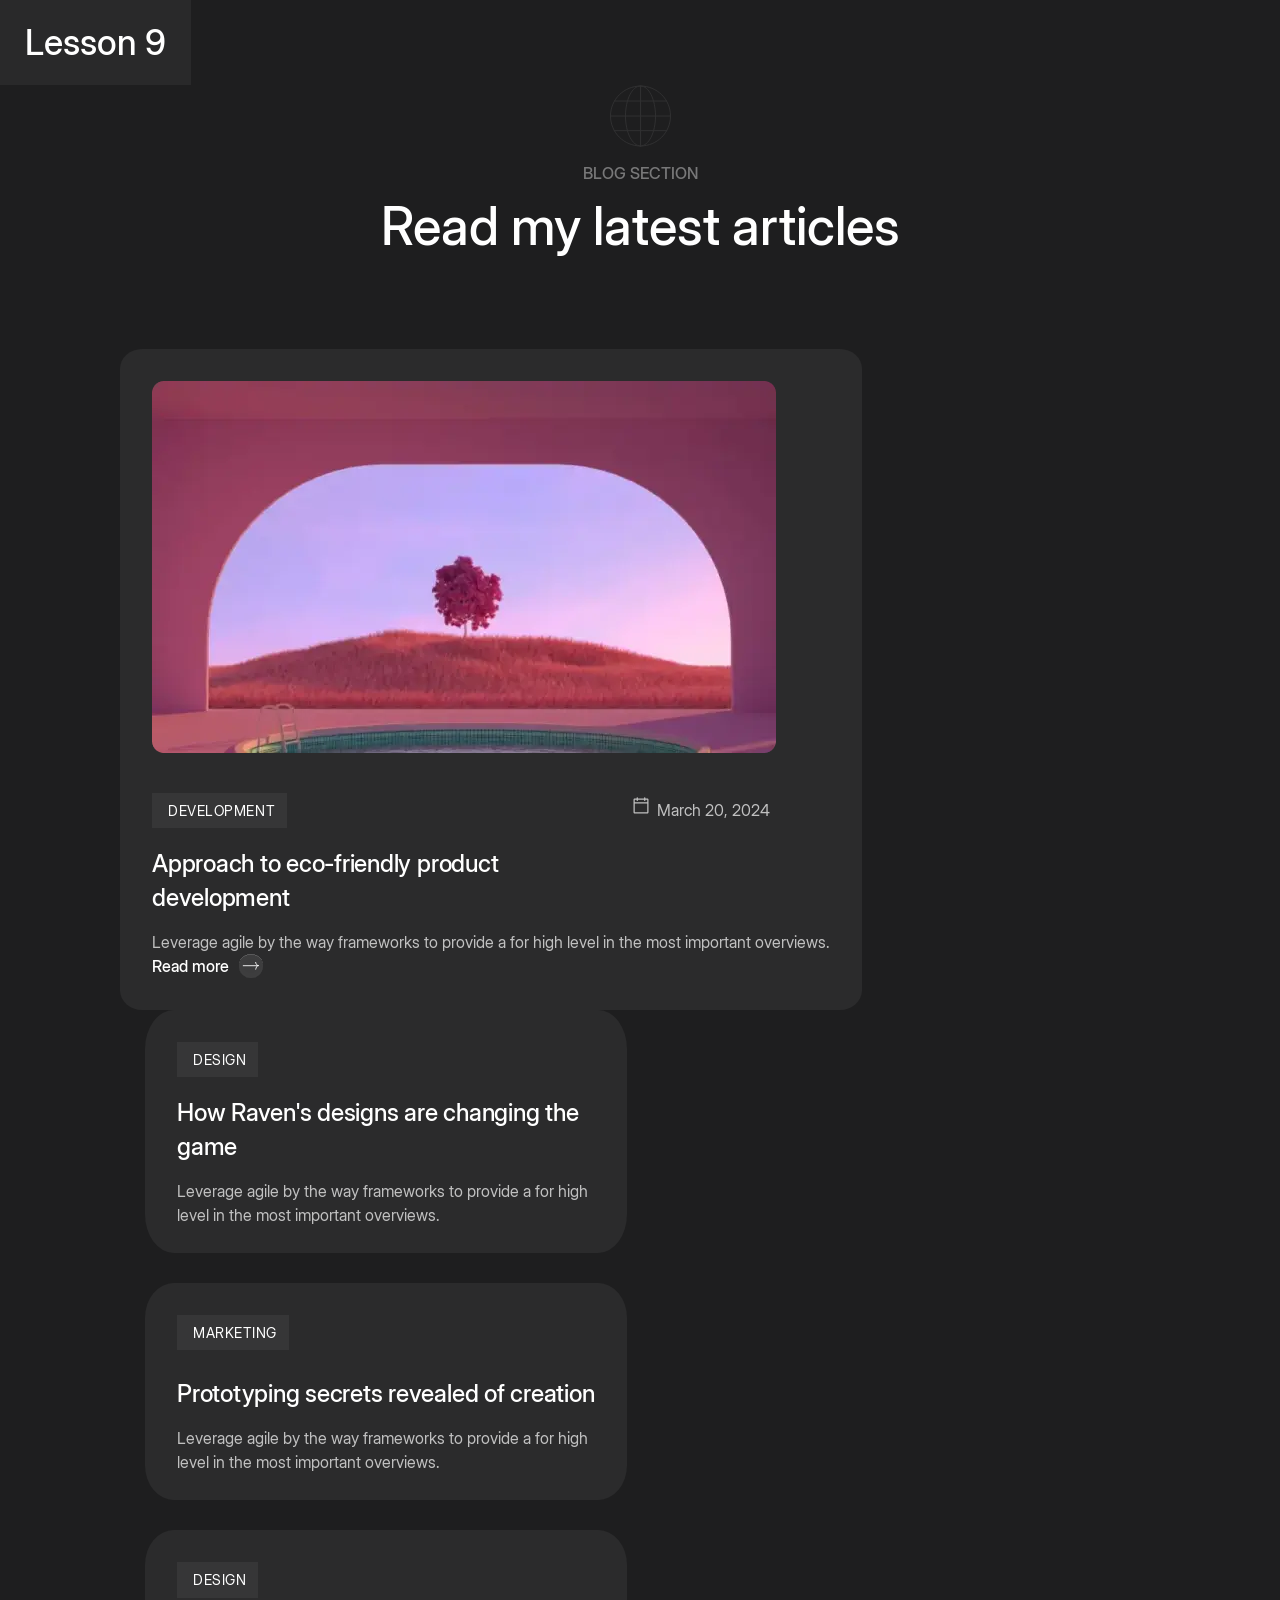
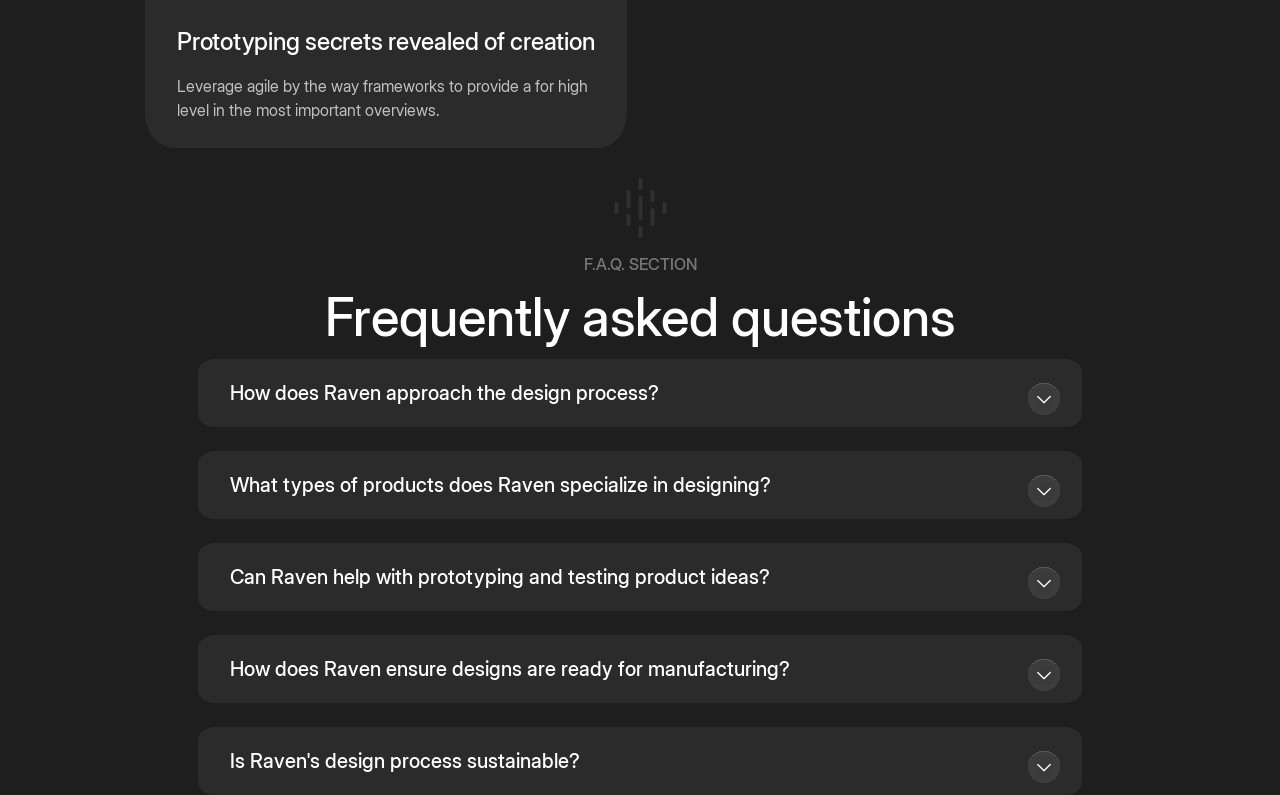
<file: lesson_9/index.html>
<!DOCTYPE html>
<html lang="zxx">

<head>
   <meta charset="UTF-8">
   <meta name="viewport" content="width=device-width, initial-scale=1.0">
   <link href="https://fonts.googleapis.com/css?family=Poppins:100,100italic,200,200italic,300,300italic,regular,italic,500,500italic,600,600italic,700,700italic,800,800italic,900,900italic" rel="stylesheet">
   <link rel="stylesheet" href="css/fonts.css">
   <link rel="stylesheet" href="css/reset.css">
   <link rel="stylesheet" href="css/style.css">
   <title>Lesson 9</title>
</head>

<body>
   <main class="page">
      <header class="header">
         <h1>Lesson 9</h1>
      </header>
      <div class="blog">
      <div class="blog__container">
      <div class="section-heading">
      <p class="section-heading__label">Blog section</p>
      <h2 class="section-heading__title">Read my latest articles</h2>
      </div>
      <div class="section-container">
      <div class="blog__block item-block">
         <div class="item-block__image">
            <img src="img/Container.webp" alt="Picture of pink pool, tree and hill">
         </div>

            <a class="item-block__subtitle" href="#">Development</a>
            <span class="item-block__date">March 20, 2024</span>
      </div>
      <div class="blog__title">
         <h3> 
         <a class="blog__title-link" href="#">Approach to eco-friendly product <br> development</a>
      </h3>
      </div>
      <div class="blog__text">
         <p class="blog__text-article">Leverage agile by the way frameworks to provide a for high level in the most important overviews.</p>
        <a class="blog__text-link" href="#">Read more</a>
      </div>
       </div>
         <div class="items-container">
            <div class="item-container">
         <a class="item-block__subtitle" href="#">Design</a>
         <div class="blog__title">
         <h3> 
         <a class="blog__title-link" href="#">How Raven's designs are changing the game</a>
      </h3>
      </div>
      <div class="blog__text">
         <p class="blog__text-article">Leverage agile by the way frameworks to provide a for high level in the most important overviews.</p>
      </div>
         </div>
   
      <div class="item-container">
         <a class="item-block__subtitle" href="#">Marketing</a>
         <div class="blog__title">
         <h3> 
         <a class="blog__title-link" href="#">Prototyping secrets revealed of creation</a>
      </h3>
      </div>
      <div class="blog__text">
         <p class="blog__text-article">Leverage agile by the way frameworks to provide a for high level in the most important overviews.</p>
      </div>
         </div>

      <div class="item-container">
         <a class="item-block__subtitle" href="#">Design</a>
         <div class="blog__title">
         <h3> 
         <a class="blog__title-link" href="#">Prototyping secrets revealed of creation</a>
      </h3>
      </div>
      <div class="blog__text">
         <p class="blog__text-article">Leverage agile by the way frameworks to provide a for high level in the most important overviews.</p>
      </div>
         </div>
      </div>
            
      <div class="section-heading">
      <p class="section-heading__label faq-subtitle">F.A.Q. section</p>
      <h2 class="section-heading__title faq-title">Frequently asked questions</h2>
      </div>
      <ul class="faq-items">
         <li class="faq-item">
           <p>How does Raven approach the design process?</p>
         </li>
         <li class="faq-item">
           <p>What types of products does Raven specialize in designing?</p>
         </li>
         <li class="faq-item">
           <p>Can Raven help with prototyping and testing product ideas?</p>
         </li>
         <li class="faq-item">
           <p>How does Raven ensure designs are ready for manufacturing?</p>
         </li>
         <li class="faq-item">
           <p>Is Raven's design process sustainable?</p>
         </li>
      </ul>

     </div>
   </div>

</main>
</body>

</html>
</file>
<file: css/style.css>
main {
   background-color: rgb(245, 245, 239);
   font-family: Poppins, serif;
}
header {
    background-color: rgb(245, 245, 239);
    font-size: 55px;
    text-align: center;
    font-weight: 700;
    margin-bottom: 40px;
}
.page-container span {
   font-size: 30px;
}
.page-container span::before {
   background: url('../img/Meubel\ House_Logos-05.png');
   content: "";
}
.logo-container {
   margin-bottom: 25px;
}
.icon-container {
   margin-bottom: 25px;
}
p {
   font-size: 28px;
   text-align: center;
   font-weight: 600;
   margin-bottom: 25px;
}
.picture_image {
   display: block;
   margin-right: auto;
   margin-left: auto;
   margin-bottom: 25px;
}
.footer {
   display: block;
   font-size: 20px;
   text-align: center;
}
.footer:hover {
   color: darkblue;
   text-decoration: underline;

}
</file>
<file: lesson_4/css/fonts.css>
@font-face {
   font-family: Manrope;
   src: url("../fonts/ManropeRegular.woff2") format (woff2);
   font-weight: 400;
   font-style: normal;
   font-display: swap;
}
@font-face {
   font-family: Manrope;
   src: url("../fonts/ManropeMedium.woff2") format (woff2);
   font-weight: 500;
   font-style: normal;
   font-display: swap;
}
@font-face {
   font-family: Manrope;
   src: url("../fonts/ManropeBold.woff2") format (woff2);
   font-weight: 700;
   font-style: normal;
   font-display: swap;
}
</file>
<file: lesson_4/css/style.css>
header, footer {
   font-family: "Montserrat", serif;
   color: grey;
   font-weight: 500;
}
body {
   font-family: "Manrope", sans-serif;
} 
.title,
.big-title {
   font-family: "Oswald";
   font-size: 25px;
   font-weight: 700;
   text-align: center;
   letter-spacing: 0.2rem;
}
.big-title {
   text-shadow: grey 2px 5px;
   font-size: 35px;
}
.properties {
   color: darkorange;
}

h3 {
   color:blueviolet;
   font-family: "Oswald";
   font-size: 20px;
   font-weight: 500;
   text-decoration: underline;
}
.color-item {
   color: darkolivegreen;
   text-decoration: underline;
   text-decoration-style: dotted;
   font-weight: 700;
}
.blue-text {
   color: blue;
}
.red-text {
   color: #ff0000;
}
.green-text {
   color: rgb(0, 255, 0);
}
.semitransparent-red {
   color: rgba(255, 0, 0, 0.5);
}
.another-green-text {
   color: hsl(120, 100%, 50%);
}
.another-semitransparent-text {
   color: hsla(0, 100%, 50%, 0.5);
}
.text-px {
   font-size: 20px;
}
.text-pt {
   font-size: 18pt;
}
.text-percent {
   font-size: 35%;
}
.text-rem {
   font-size: 5rem;
}
.text-left {
   text-align: left;
   text-decoration: line-through;
}
.text-right {
   text-align: right;
}
.text-center {
   text-align: center;
}
.text-justify {
   text-align: justify;
}
div.text {
   line-height: 2;
}
.align {
   color: darkmagenta;
}
.fz-multiply-lh {
   line-height: 3;
}
.line-height-percent {
   line-height: 350%;
}
.length {
   line-height: 12px;
}
.line-height-box p {
   word-spacing: 50%;
  color: darkblue;
}
.word-space {
   word-spacing: 30%;
}
.capital-letters {
   text-transform: capitalize;
   text-decoration: underline wavy;
}

.header-list-2 {
   text-align: center;
   }
.header-list-3 {
   text-align: right;
}
.agrolink-title {
   font-family: "DM Sans", sans-serif;
   font-weight: 700;
   letter-spacing: -1.26px;
   font-size: 50px;
}
.thin-word {
   font-weight: normal;
}
.thick-word {
   color: #1AAF5B;
}
.article {
   font-family: "DM Sans", sans-serif;
   font-size: 20px;
   line-height: 1.4;
   letter-spacing: -0.5px;
   opacity: 60%;
}
</file>
<file: lesson_5/css/fonts.css>
@font-face {
   font-family: Manrope;
   src: url("../fonts/ManropeRegular.woff2") format (woff2);
   font-weight: 400;
   font-style: normal;
   font-display: swap;
}
@font-face {
   font-family: Manrope;
   src: url("../fonts/ManropeMedium.woff2") format (woff2);
   font-weight: 500;
   font-style: normal;
   font-display: swap;
}
@font-face {
   font-family: Manrope;
   src: url("../fonts/ManropeBold.woff2") format (woff2);
   font-weight: 700;
   font-style: normal;
   font-display: swap;
}
</file>
<file: lesson_5/css/style.css>
h1 {
   font-family: Poppins, sans-serif;
   font-weight: 700;
   font-size: 35px;
   font-style: oblique;
   text-align: center;
   color: rgb(123, 0, 255);
}
.list {
   font-family: Manrope, serif;
   font-weight: 700;
   font-size: 26px;
   color: darkslateblue;
   line-height: 1.5;
}

.block {
   font-family: Poppins, sans-serif;
   padding: 30px 40px;
   font-size: 18px;
   background-color: lightblue;
}
.property {
   font-family: Manrope, serif;
   font-weight: 700;
   font-size: 30px;
   text-align: center;
   line-height: 2;
}
.cross-title {
   text-decoration: line-through;
}
.text {
   letter-spacing: 2px;
   background-color: beige;
}
.text-1 {
   background-color: #eee990;
   padding-left: 35%;
}
.big-box {
   background-color: yellow;
   padding: 70px 200px 70px 50px;
}
.h2 {
   padding-bottom: 30px;
}
.picture {
   padding: 20px 40px;
   text-align: center;
   background-color: lightgoldenrodyellow;
}
.block-image {
   text-align: center;
}
.text-2 {
   font-family: Cascadia-code, sans-serif;
   font-style: italic;
   font-weight: 500;
   text-transform: capitalize;
   font-size: 25px;
   padding: 30px 20px 40px;
   background-color: lightpink;
}
.margin-property {
   font-family: Poppins, sans-serif;
   font-size: 30px;
   font-weight: 700;
   text-align: center;
   line-height: 2;
   text-decoration: underline;
}
.article {
   font-size: 20px;
   padding: 50px;
}
.text-3 {
   font-family: Cascadia-code, serif;
   font-weight: 200;
   font-size: 24px;
   background-color: lightgoldenrodyellow;
   margin: 20px 30px 60px 40px;
}
.margin-text {
   font-family: Poppins, sans-serif;
   font-size: 30px;
   font-weight: 500;
   color: blueviolet;
   background-color: lightcyan;
   margin: 50px 100px -60px 100px;
}
.margin-image {
   display: block;
   margin: 0 auto;
}
.margin-article-collapsing {
   font-size: 30px;
   background-color: bisque;
   margin-top: 15px;
   margin-bottom: 20px;
   padding: 25px 30px ;
}
.margin-text-collapsing {
   font-size: 28px;
   background-color: lightpink;
   margin-top: 50px;
   padding: 3%;
}
.title {
   font-family: Manrope, serif;
   font-weight: 700;
   font-size: 30px;
   text-align: center;
   text-decoration: none;
   line-height: 2;
   color: darkblue;
}
.width {
   font-size: 20px;
   font-weight: 500;
   color: darkblue;
   padding: 28px;
}
.width-property {
   margin-bottom: 20px;
   width: 800px;
   background-color: lightgray;
}
.max-width {
    margin-bottom: 20px;
    max-width: 700px;
    background-color: lightcyan;
}
.min-width {
   margin-bottom: 20px;
   min-width: 80%;
   background-color: lightgreen;
}
/* .small-title {
   font-family: Manrope, serif;
   font-weight: 700;
   font-size: 30px;
   text-align: center;
   line-height: 2;   
} */
.height-property {
   font-size: 25px;
   background-color: yellow;
   height: 60px;
   margin: 30px;
}
.max-height {
   font-size: 25px;
   background-color: yellowgreen;
   margin: 30px;
   max-height: 40px;
}
.min-height {
    font-size: 25px;
    background-color: goldenrod;
    min-height: 70px;
}
.text-content {
   box-sizing: content-box;
   font-size: 20px;
   background-color: skyblue;
   padding: 20px;
   margin-left: 20px;
}
.text-border{
   box-sizing: border-box;
   font-size: 20px;
   background-color: rgb(135, 235, 198);
   padding: 20px;
   margin-left: 20px;
}
.hidden {
   overflow: hidden;
   font-size: 25px;
   max-height: 50px;
   background-color: hotpink;
   margin-bottom: 20px;
   /* overflow: visible; */
}
.scroll {
  font-size: 25px;
   max-width: 450px;
   background-color: rosybrown; 
   overflow: scroll;
   max-height: 200px;
   margin: 0 auto;
}
.display-block {
   font-size: 22px;
   margin: 5%;
   background-color: beige;
   display: inline;
   line-height: 2.5;
}
.display-inline {
   font-size: 22px;
   background-color: burlywood;
   display: block;
   padding: 2%;
   width: 600px;
}
.homework-title {
   line-height: 2;
   font-family: Cascadia code, serif;
   font-weight: 600;
   font-size: 50px;
   color: rgb(164, 44, 44);
   text-underline-offset: 1px;
   text-align: center;
}
.subtitle {
   font-family: "Poppins", serif;
   font-weight: 600;
   font-size: 16px;
   letter-spacing: 3px;
   padding-left: 77.04px;
   padding-top: 60px;
   /* padding-bottom: 364px; */
   /* padding-right: 443px; */
}
.head-title {
   font-family: "Poppins", serif;
   font-weight: 700;
   font-size: 52px;
   text-transform: capitalize;
   margin-bottom: 3.92px;
   padding-left: 77.04px;
   color: #B88E2F;
   margin-bottom: 23px;
}
.text-collection {
   padding-left: 77.04px;
   font-family: "Poppins", serif;
   font-weight: normal;
   font-size: 18px;
   margin-bottom: 62px;
   line-height: 24px;
}
.collection {
   margin: 0 auto;
   width: 600px;
   font-family: "Poppins", serif;
   background-color: #FFF3E3;
}
.link {
   font-weight: 700;
   text-transform: uppercase;
   margin-left: 75px;
   padding: 25px 72px;
   background-color: #B88E2F;
   margin-bottom: 44.26px;
   display: inline-block;
   color: white;
}
.link-up {
   display: block;
   font-size: 18px;
   font-weight: 500;
   text-decoration: underline;
   text-align: center;
   margin: 20px 0px 20px 0px;
}
</file>
<file: lesson_9/css/fonts.css>
@font-face {
   font-family: "InterDisplay";
   src: url("../fonts/InterDisplay-Regular.woff2") format("woff2");
   font-weight: 400;
   font-style: normal;
   font-display: swap;
}
@font-face {
   font-family: "InterDisplay";
   src: url("../fonts/InterDisplay-Medium.woff2") format("woff2");
   font-weight: 500;
   font-style: normal;
   font-display: swap;
}
@font-face {
   font-family: "InterDisplay";
   src: url("../fonts/InterDisplay-SemiBold.woff2") format("woff2");
   font-weight: 600;
   font-style: normal;
   font-display: swap;
}
@font-face {
   font-family: "InterDisplay";
   src: url("../fonts/InterDisplay-Italic.woff2") format("woff2");
   font-weight: 400;
   font-style: italic;
   font-display: swap;
}
</file>
<file: lesson_9/css/style.css>
[class*="__container"] {
    max-width: 100%;
    margin: 0 auto;
    padding-left: 120px;
    padding-right: 120px;
}
header {
   display: inline-block;
   color: white;
   font-weight: 500;
   font-size: 35px;
   padding: 25px;
   background-color: rgba(255, 255, 255, 0.05);
}
main {
   background-color: #1E1E1F;
   font-family: "InterDisplay", sans-serif;
}
.section-container {
    display: inline-block;
}
.section-heading__label {
   color: #FFFFFF;
   opacity: 40%;
   font-weight: 500;
   text-transform: uppercase;
   margin-bottom: 12px;
   line-height: 1.5;
}
.section-heading__label::before {
   content: url('../img/icon.svg');
   margin-bottom: 8px;
   display: block;
}
.section-heading {
   text-align: center; 
}
.section-heading__title {
   font-size: 52px;
   font-weight: 500;
   color: #FFFFFF;
   margin-bottom: 92px;
   line-height: 1.15;
   letter-spacing: -1,04px;
}
.item-block__image {
   border-radius: 12%;
   margin-bottom: 40px;
}
.item-block__subtitle {
   display: inline-block;
   font-size: 14px;
   font-weight: 400;
   color: #FFFFFF;
   text-transform: uppercase;
   line-height: 1.4;
   letter-spacing: 0.56px;
   padding: 8px 12px 8px 16px;
   background-color: rgba(255, 255, 255, 0.05);
   margin-bottom: 19px;
}
.item-block__date::before {
   content: url('../img/calendar.svg');
   margin-right: 6px;

}
.item-block__date {
   display: inline-block;
   font-size: 16px;
   line-height: 1.5;
   font-weight: 400;
   color: #FFFFFF;
   opacity: 70%;
   text-align: right;
   margin-left: 340px;
}
.item-block__subtitle:hover {
   color: gray;
}
.blog__title {
   font-size: 32px;
   font-weight: 500;
   line-height: 1.4;
   letter-spacing: -0.32;
   color: #FFFFFF;
   margin-bottom: 12px;
}
.blog__title-link:hover {
   text-decoration: underline;
}
.blog__text-article {
   width: 60%;
   color: #FFFFFF;
   opacity: 70%;
   line-height: 1.5;
   margin-bottom: 26px;
}
.blog__text-link {
   display: block;
   color: #FFFFFF;
   font-weight: 500;
   line-height: 1.5;
}
.blog__text-link:hover {
   color: #ff5722;              
   text-decoration: underline;
}
.blog__text-link::after {
   content: url('../img/arrow.svg');
   width: 24px;
   height: 24px;
   margin-left: 9.5px;
   position: absolute;
}
.section-container {
   display: inline-block;
   padding: 32px;
   background-color: rgb(255, 255, 255, 0.06);
   border-radius: 3%;

}
.blog__title-link {
   font-size: 24px;
   font-weight: 500;
   letter-spacing: -0.24px;
}
.items-container {
   max-width: 482px;
   display: inline-block;
   vertical-align: top;
   margin-left: 25px;
}
.item-container {
   padding: 32px 32px 26px 32px;
   background-color: rgb(255, 255, 255, 0.06);
   margin-bottom: 30px;
   border-radius: 6% / 16%;
}
.blog__text-article {
   display: inline;
}

.blog__text p:last-child {
   margin-bottom: 135px;
}
.faq-subtitle::before {
   content: url('../img/icon2.svg');
}
.faq-title {
   margin-bottom: 12px;
}
.faq-item {
   font-size: 20px;
   font-weight: 500;
   color: #FFFFFF;
   padding-left: 32px;
   padding-top: 24px;
   padding-bottom: 24px;
   background-color: rgb(255, 255, 255, 0.06);
   width: 85%;
   margin: 0 auto;
   margin-bottom: 24px;
   border-radius: 2% / 19%;
   position: relative;
}
.faq-item p::after {
   content: url('../img/arrow-down.svg');
   position: absolute;
   right: 22px;
}
.faq-item p:hover::after {
   width: 30px;
}
</file>
